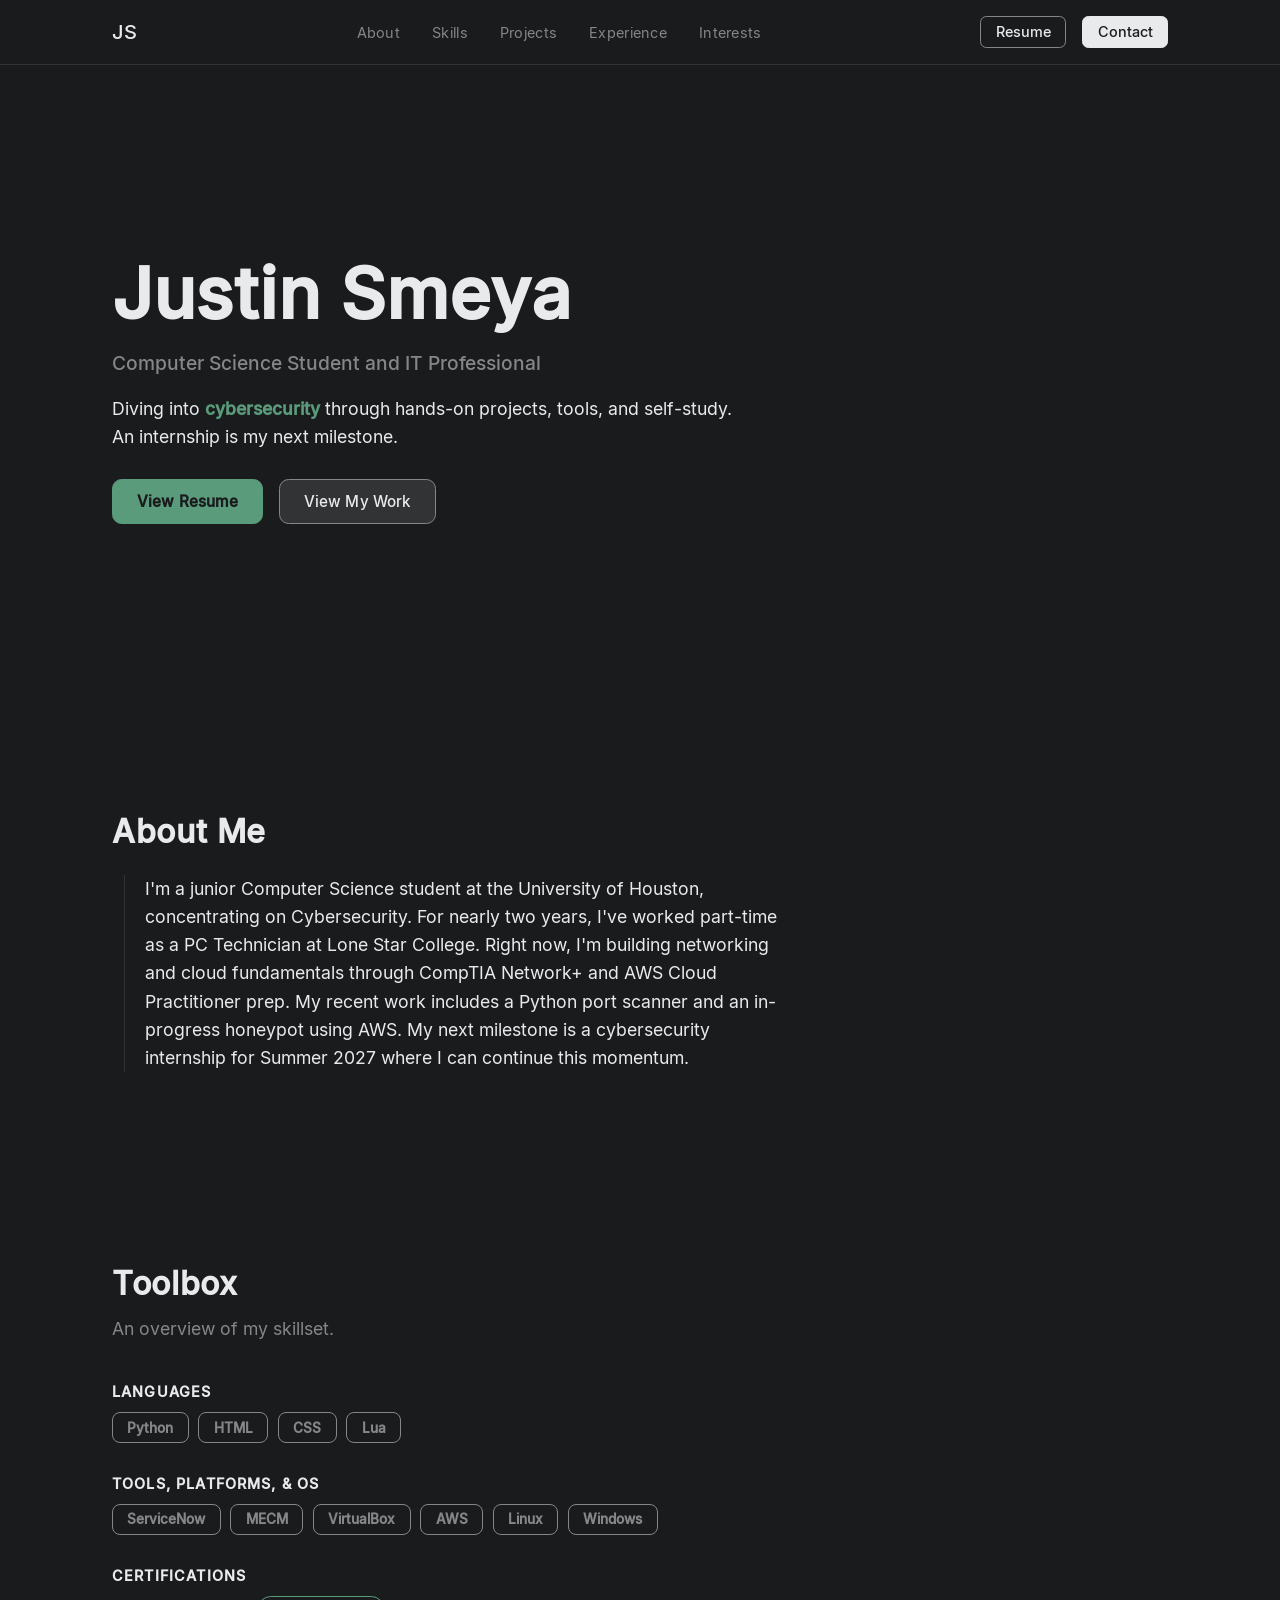
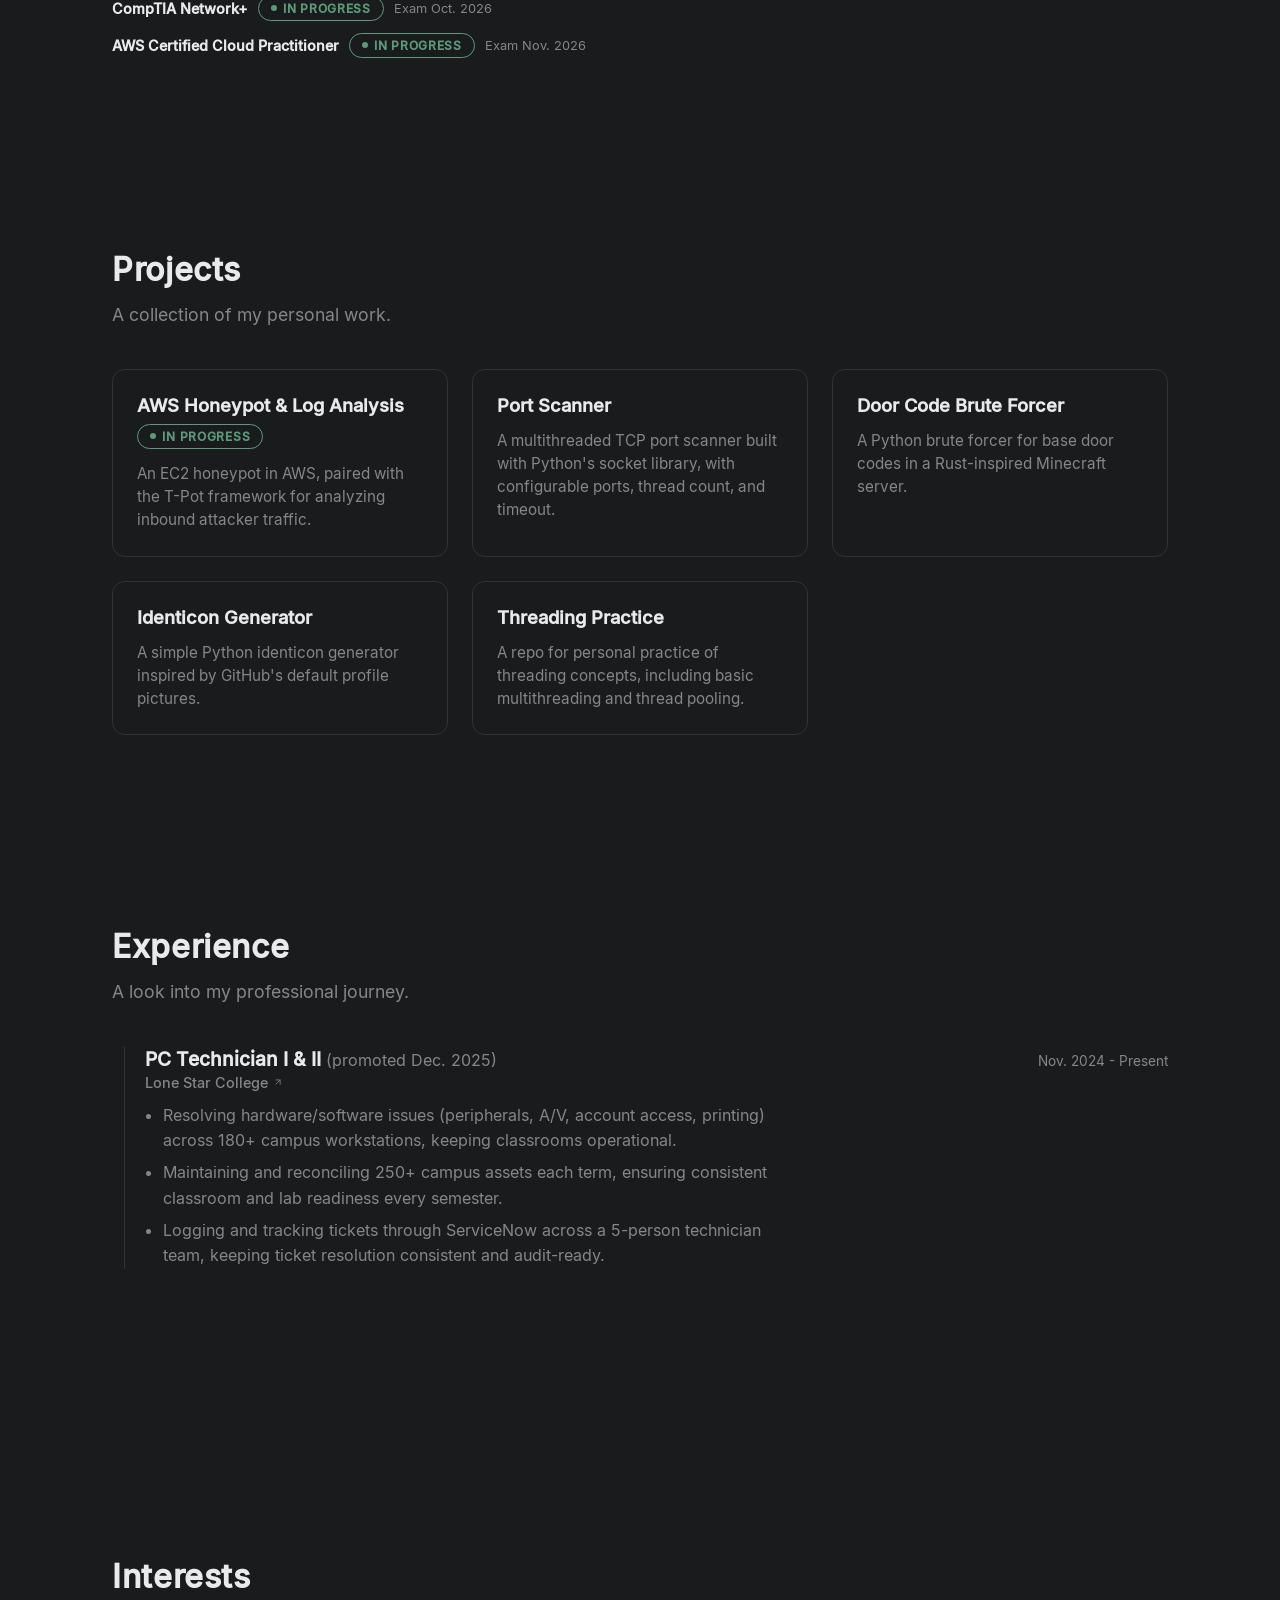
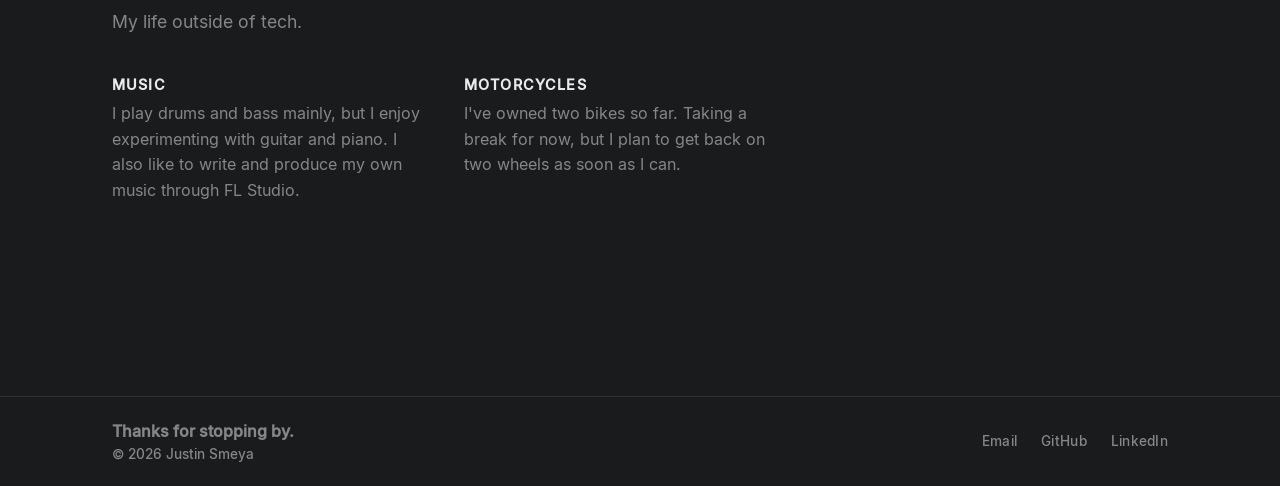
<file: index.html>
<!DOCTYPE html>
<html lang="en">
<head>
    <meta charset="UTF-8">
    <meta name="viewport" content="width=device-width, initial-scale=1.0">
    <title>Justin Smeya | Computer Science Student &amp; IT Professional</title>
    <link rel="stylesheet" href="styles.css">
</head>

<body>
    <div class="mobile-gate">
        <span class="mobile-gate-logo">JS</span>
        <p class="mobile-gate-message">
            This site isn't optimized for small screens yet.
            Sorry about that :(
        </p>
        <a class="mobile-gate-link" href="mailto:justinsmeya@gmail.com">justinsmeya@gmail.com</a>
    </div>

    <a class="skip-link" href="#main">Skip to content</a>

    <header class="site-header">
        <div class="container header-inner">
            <a href="#home" class="logo" aria-label="Justin Smeya, home">JS</a>

            <nav class="site-nav" aria-label="Section">
                <ul>
                    <li><a href="#about">About</a></li>
                    <li><a href="#skills">Skills</a></li>
                    <li><a href="#projects">Projects</a></li>
                    <li><a href="#experience">Experience</a></li>
                    <li><a href="#interests">Interests</a></li>
                </ul>
            </nav>

            <div class="header-actions">
                <a href="assets/justinsmeya_resume.pdf" class="btn btn-outline" target="_blank" rel="noopener">Resume</a>
                <a href="mailto:justinsmeya@gmail.com" class="btn btn-contact">Contact</a>
            </div>
        </div>
    </header>

    <main id="main">
        <section id="home" class="hero">
            <div class="container hero-inner">
                <h1 class="name">Justin Smeya</h1>
                <h2 class="intro">Computer Science Student and IT Professional</h2>
                <p class="lead">
                    Diving into <span>cybersecurity</span> through hands-on projects, tools, and self-study.
                    <br>
                    An internship is my next milestone.
                </p>
                <div class="hero-cta">
                    <a href="assets/justinsmeya_resume.pdf" class="btn-cta btn-cta-primary" target="_blank" rel="noopener">View Resume</a>
                    <a href="#projects" class="btn-cta btn-cta-secondary">View My Work</a>
                </div>
            </div>
        </section>

        <section id="about" class="about">
            <div class="container">
                <h2 class="section-title">About Me</h2>
                <p class="about-bio">
                    I'm a junior Computer Science student at the University of Houston, concentrating on Cybersecurity.
                    For nearly two years, I've worked part-time as a PC Technician at Lone Star College.
                    Right now, I'm building networking and cloud fundamentals through CompTIA Network+ and AWS Cloud Practitioner prep.
                    My recent work includes a Python port scanner and an in-progress honeypot using AWS.
                    My next milestone is a cybersecurity internship for Summer 2027 where I can continue this momentum.
                </p>
            </div>
        </section>

        <section id="skills" class="toolbox">
            <div class="container">
                <h2 class="section-title">Toolbox</h2>
                <p class="section-description">An overview of my skillset.</p>

                <div class="stack-group">
                    <h3 class="stack-category">Languages</h3>
                    <ul class="stack-cards">
                        <li class="stack-card">Python</li>
                        <li class="stack-card">HTML</li>
                        <li class="stack-card">CSS</li>
                        <li class="stack-card">Lua</li>
                    </ul>
                </div>

                <div class="stack-group">
                    <h3 class="stack-category">Tools, Platforms, &amp; OS</h3>
                    <ul class="stack-cards">
                        <li class="stack-card">ServiceNow</li>
                        <li class="stack-card">MECM</li>
                        <li class="stack-card">VirtualBox</li>
                        <li class="stack-card">AWS</li>
                        <li class="stack-card">Linux</li>
                        <li class="stack-card">Windows</li>
                    </ul>
                </div>

                <div class="stack-group">
                    <h3 class="stack-category">Certifications</h3>
                    <ul class="cert-list">
                        <li class="cert-item">
                            <span class="cert-name">CompTIA Network+</span>
                            <span class="status-badge">In Progress</span>
                            <span class="cert-date">Exam Oct. 2026</span>
                        </li>
                        <li class="cert-item">
                            <span class="cert-name">AWS Certified Cloud Practitioner</span>
                            <span class="status-badge">In Progress</span>
                            <span class="cert-date">Exam Nov. 2026</span>
                        </li>
                    </ul>
                </div>
            </div>
        </section>

        
        <section id="projects" class="projects">
            <div class="container">
                <h2 class="section-title">Projects</h2>
                <p class="section-description">A collection of my personal work.</p>

                <div class="projects-grid">
                    <a href="https://github.com/jsmeya/aws-honeypot" target="_blank" rel="noopener" class="project-card">
                        <div class="project-card-header">
                            <h3 class="project-card-title">AWS Honeypot &amp; Log Analysis</h3>
                            <span class="status-badge">In Progress</span>
                        </div>
                        <p class="project-card-desc">An EC2 honeypot in AWS, paired with the T-Pot framework for analyzing inbound attacker traffic.</p>
                    </a>

                    <a href="https://github.com/jsmeya/port-scanner" target="_blank" rel="noopener" class="project-card">
                        <div class="project-card-header">
                            <h3 class="project-card-title">Port Scanner</h3>
                        </div>
                        <p class="project-card-desc">A multithreaded TCP port scanner built with Python's socket library, with configurable ports, thread count, and timeout.</p>
                    </a>

                    <a href="https://github.com/jsmeya/door-code-brute-forcer" target="_blank" rel="noopener" class="project-card">
                        <div class="project-card-header">
                            <h3 class="project-card-title">Door Code Brute Forcer</h3>
                        </div>
                        <p class="project-card-desc">A Python brute forcer for base door codes in a Rust-inspired Minecraft server.</p>
                    </a>

                    <a href="https://github.com/jsmeya/identicons" target="_blank" rel="noopener" class="project-card">
                        <div class="project-card-header">
                            <h3 class="project-card-title">Identicon Generator</h3>
                        </div>
                        <p class="project-card-desc">A simple Python identicon generator inspired by GitHub's default profile pictures.</p>
                    </a>

                    <a href="https://github.com/jsmeya/threading-practice" target="_blank" rel="noopener" class="project-card">
                        <div class="project-card-header">
                            <h3 class="project-card-title">Threading Practice</h3>
                        </div>
                        <p class="project-card-desc">A repo for personal practice of threading concepts, including basic multithreading and thread pooling.</p>
                    </a>
                </div>
            </div>
        </section>

        <section id="experience" class="experience">
            <div class="container">
                <h2 class="section-title">Experience</h2>
                <p class="section-description">A look into my professional journey.</p>

                <div class="experience-list">
                    <div class="experience-item">
                        <div class="experience-header">
                            <div class="experience-title-group">
                                <h3 class="experience-role">PC Technician I &amp; II <span>(promoted Dec. 2025)</span></h3>
                                <a href="https://www.lonestar.edu/" target="_blank" rel="noopener" class="experience-company">
                                    Lone Star College
                                    <svg class="experience-company-icon" xmlns="http://www.w3.org/2000/svg" viewBox="0 0 24 24" fill="none" stroke="currentColor" stroke-width="2" stroke-linecap="round" stroke-linejoin="round" aria-hidden="true">
                                        <line x1="7" y1="17" x2="17" y2="7"></line>
                                        <polyline points="7 7 17 7 17 17"></polyline>
                                    </svg>
                                </a>
                            </div>
                            <span class="experience-dates">Nov. 2024 - Present</span>
                        </div>
                        <ul class="experience-details">
                            <li>Resolving hardware/software issues (peripherals, A/V, account access, printing) across 180+ campus workstations, keeping classrooms operational.</li>
                            <li>Maintaining and reconciling 250+ campus assets each term, ensuring consistent classroom and lab readiness every semester.</li>
                            <li>Logging and tracking tickets through ServiceNow across a 5-person technician team, keeping ticket resolution consistent and audit-ready.</li>
                        </ul>
                    </div>
                </div>
            </div>
        </section>

        <section id="interests" class="interests">
            <div class="container">
                <h2 class="section-title">Interests</h2>
                <p class="section-description">My life outside of tech.</p>
                <div class="interests-grid">
                    <div class="interest">
                        <h3 class="interest-label">Music</h3>
                        <p class="interest-text">I play drums and bass mainly, but I enjoy experimenting with guitar and piano. I also like to write and produce my own music through FL Studio.</p>
                    </div>
                    <div class="interest">
                        <h3 class="interest-label">Motorcycles</h3>
                        <p class="interest-text">I've owned two bikes so far. Taking a break for now, but I plan to get back on two wheels as soon as I can.</p>
                    </div>
                </div>
            </div>
        </section>
    </main>

    <footer class="site-footer">
        <div class="container footer-inner">
            <div class="footer-text">
                <p class="footer-tagline">Thanks for stopping by.</p>
                <p class="footer-copy">&copy; 2026 Justin Smeya</p>
            </div>
            <div class="footer-links">
                <a href="mailto:justinsmeya@gmail.com">Email</a>
                <a href="https://github.com/jsmeya" target="_blank" rel="noopener">GitHub</a>
                <a href="https://www.linkedin.com/in/justin-smeya/" target="_blank" rel="noopener">LinkedIn</a>
            </div>
        </div>
    </footer>

    <script src="script.js"></script>
</body>
</html>
</file>
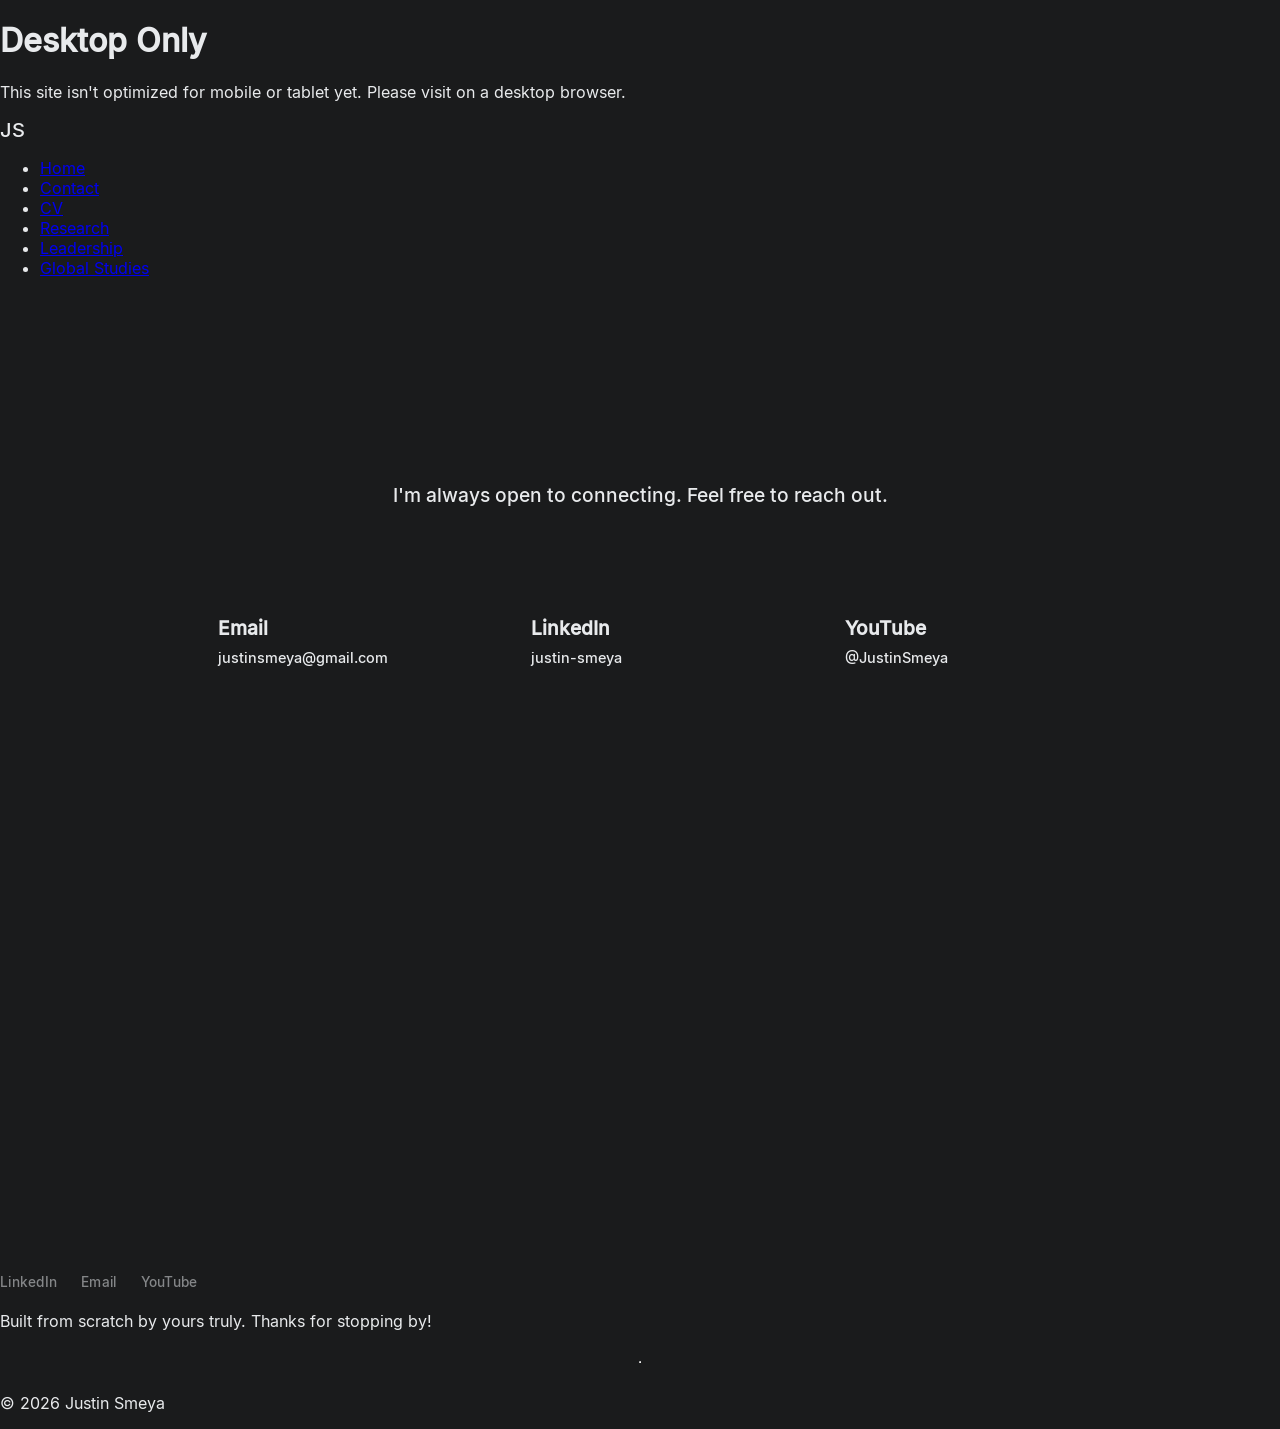
<file: contact/index.html>
<!DOCTYPE html>
<html lang="en">
<head>
    <meta charset="UTF-8">
    <meta name="viewport" content="width=device-width, initial-scale=1.0">
    <title>Contact | Justin Smeya</title>
    <link rel="stylesheet" href="../styles.css">
    <link rel="stylesheet" href="contact.css">
</head>
<body>

    <div id="mobile-notice">
        <h1>Desktop Only</h1>
        <p>This site isn't optimized for mobile or tablet yet. Please visit on a desktop browser.</p>
    </div>

    <header>
        <a class="logo" href="../">JS</a>
        <div class="nav">
            <ul id="nav-items">
                <li><a href="../">Home</a></li>
                <li><a href="./" class="active">Contact</a></li>
                <li><a href="../documents/CV.pdf" target="_blank">CV</a></li>
                <li><a href="../research/">Research</a></li>
                <li><a href="../leadership/">Leadership</a></li>
                <li><a href="../global_studies/">Global Studies</a></li>
            </ul>
        </div>
    </header>

    <main>
        <section class="contact">

            <h1>Contact Me</h1>
            <p class="contact-intro">I'm always open to connecting. Feel free to reach out.</p>

            <div class="contact-cards">

                <a class="contact-card" href="mailto:justinsmeya@gmail.com">
                    <span class="contact-platform">Email</span>
                    <span class="contact-handle">justinsmeya@gmail.com</span>
                </a>

                <a class="contact-card" href="https://www.linkedin.com/in/justin-smeya/" target="_blank">
                    <span class="contact-platform">LinkedIn</span>
                    <span class="contact-handle">justin-smeya</span>
                </a>

                <a class="contact-card" href="https://www.youtube.com/@JustinSmeya" target="_blank">
                    <span class="contact-platform">YouTube</span>
                    <span class="contact-handle">@JustinSmeya</span>
                </a>

            </div>

        </section>
    </main>

    <footer>
        <div class="footer-text fade-in">
            <div class="footer-links">
                <a href="https://www.linkedin.com/in/justin-smeya/" target="_blank">LinkedIn</a>
                <a href="mailto:justinsmeya@gmail.com">Email</a>
                <a href="https://www.youtube.com/@JustinSmeya" target="_blank">YouTube</a>
            </div>
            <p class="credits">Built from scratch by yours truly. Thanks for stopping by!</p>
            <hr class="divider">
            <p class="copyright">&copy; 2026 Justin Smeya</p>
        </div>
    </footer>

    <script src="/fade.js"></script>
</body>
</html>
</file>
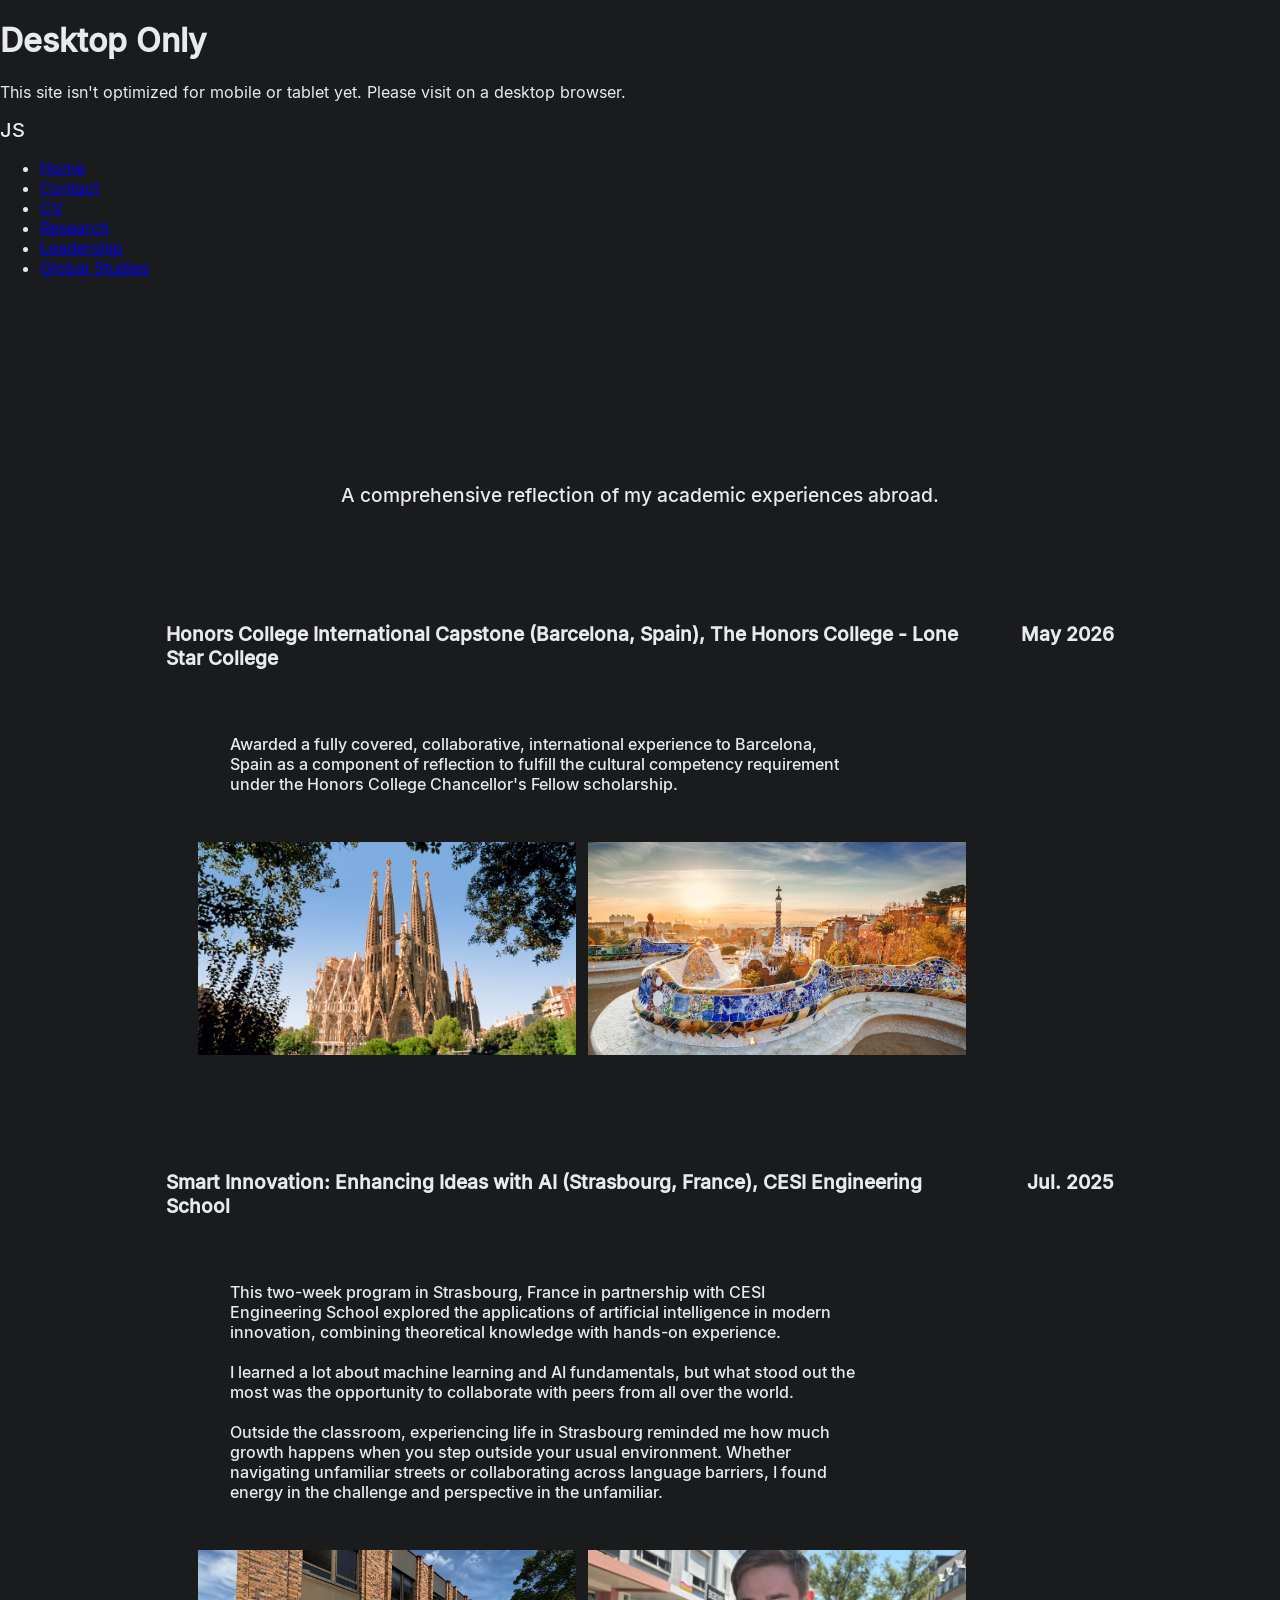
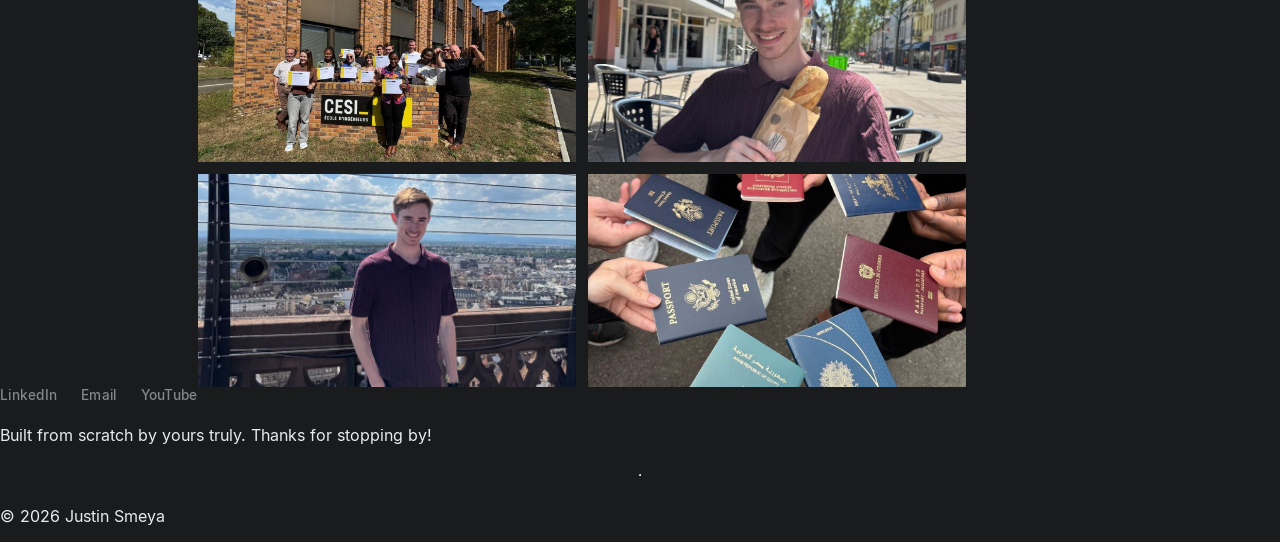
<file: global_studies/index.html>
<!DOCTYPE html>
<html lang="en">
<head>
    <meta charset="UTF-8">
    <meta name="viewport" content="width=device-width, initial-scale=1.0">
    <title>Global Studies | Justin Smeya</title>
    <link rel="stylesheet" href="../styles.css">
    <link rel="stylesheet" href="global_studies.css">
</head>
<body>

    <div id="mobile-notice">
        <h1>Desktop Only</h1>
        <p>This site isn't optimized for mobile or tablet yet. Please visit on a desktop browser.</p>
    </div>

    <header>
        <a class="logo" href="../">JS</a>
        <div class="nav">
            <ul id="nav-items">
                <li><a href="../">Home</a></li>
                <li><a href="../contact/">Contact</a></li>
                <li><a href="../documents/CV.pdf" target="_blank">CV</a></li>
                <li><a href="../research/">Research</a></li>
                <li><a href="../leadership/">Leadership</a></li>
                <li><a href="../global_studies/" class="active">Global Studies</a></li>
            </ul>
        </div>
    </header>

    <main>
        <section class="global-studies">

            <h1>Global Studies</h1>
            <p class="page-intro">A comprehensive reflection of my academic experiences abroad.</p>

            <div class="role">
                <div class="role-heading">
                    <h2 class="role-title">Honors College International Capstone (Barcelona, Spain), <span>The Honors College - Lone Star College</span></h2>
                    <p class="role-date">May 2026</p>
                </div>

                <div class="role-contents">
                    <p class="info">
                        Awarded a fully covered, collaborative, international experience to Barcelona, Spain as a component of
                        reflection to fulfill the cultural competency requirement under the Honors College Chancellor's Fellow scholarship.
                    </p>
                </div>

                <div class="photo-grid">
                    <img src="../media/Barcelona.jpg" alt="Sagrada Família">
                    <img src="../media/Barcelona2.avif" alt="Barcelona overlook">
                </div>

            </div>
            
            <div class="role">
                <div class="role-heading">
                    <h2 class="role-title">Smart Innovation: Enhancing Ideas with AI (Strasbourg, France), <span>CESI Engineering School</span></h2>
                    <p class="role-date">Jul. 2025</p>
                </div>

                <div class="role-contents">
                    <p class="info">
                        This two-week program in Strasbourg, France in partnership with CESI Engineering School explored the 
                        applications of artificial intelligence in modern innovation, combining theoretical knowledge with hands-on experience.
                        <br><br>
                        I learned a lot about machine learning and AI fundamentals, but what stood out the most was the opportunity to collaborate with peers from all over the world.
                        <br><br>
                        Outside the classroom, experiencing life in Strasbourg reminded me how much growth happens when you step outside your usual environment. 
                        Whether navigating unfamiliar streets or collaborating across language barriers, I found energy in the challenge and perspective in the unfamiliar.
                    </p>
                </div>

                <div class="photo-grid">
                    <img src="../media/GroupCESI.jpg" alt="CESI group picture">
                    <img src="../media/Baguette.jpg" alt="Me holding a baguette">
                    <img src="../media/Overlook.jpg" alt="Me overlooking Strasbourg">
                    <img src="../media/Passports.jpg" alt="Passports">
                </div>
            </div>

        </section>
    </main>

    <footer>
        <div class="footer-text fade-in">
            <div class="footer-links">
                <a href="https://www.linkedin.com/in/justin-smeya/" target="_blank">LinkedIn</a>
                <a href="mailto:justinsmeya@gmail.com">Email</a>
                <a href="https://www.youtube.com/@JustinSmeya" target="_blank">YouTube</a>
            </div>
            <p class="credits">Built from scratch by yours truly. Thanks for stopping by!</p>
            <hr class="divider">
            <p class="copyright">&copy; 2026 Justin Smeya</p>
        </div>
    </footer>

    <script src="/fade.js"></script>
</body>
</html>
</file>
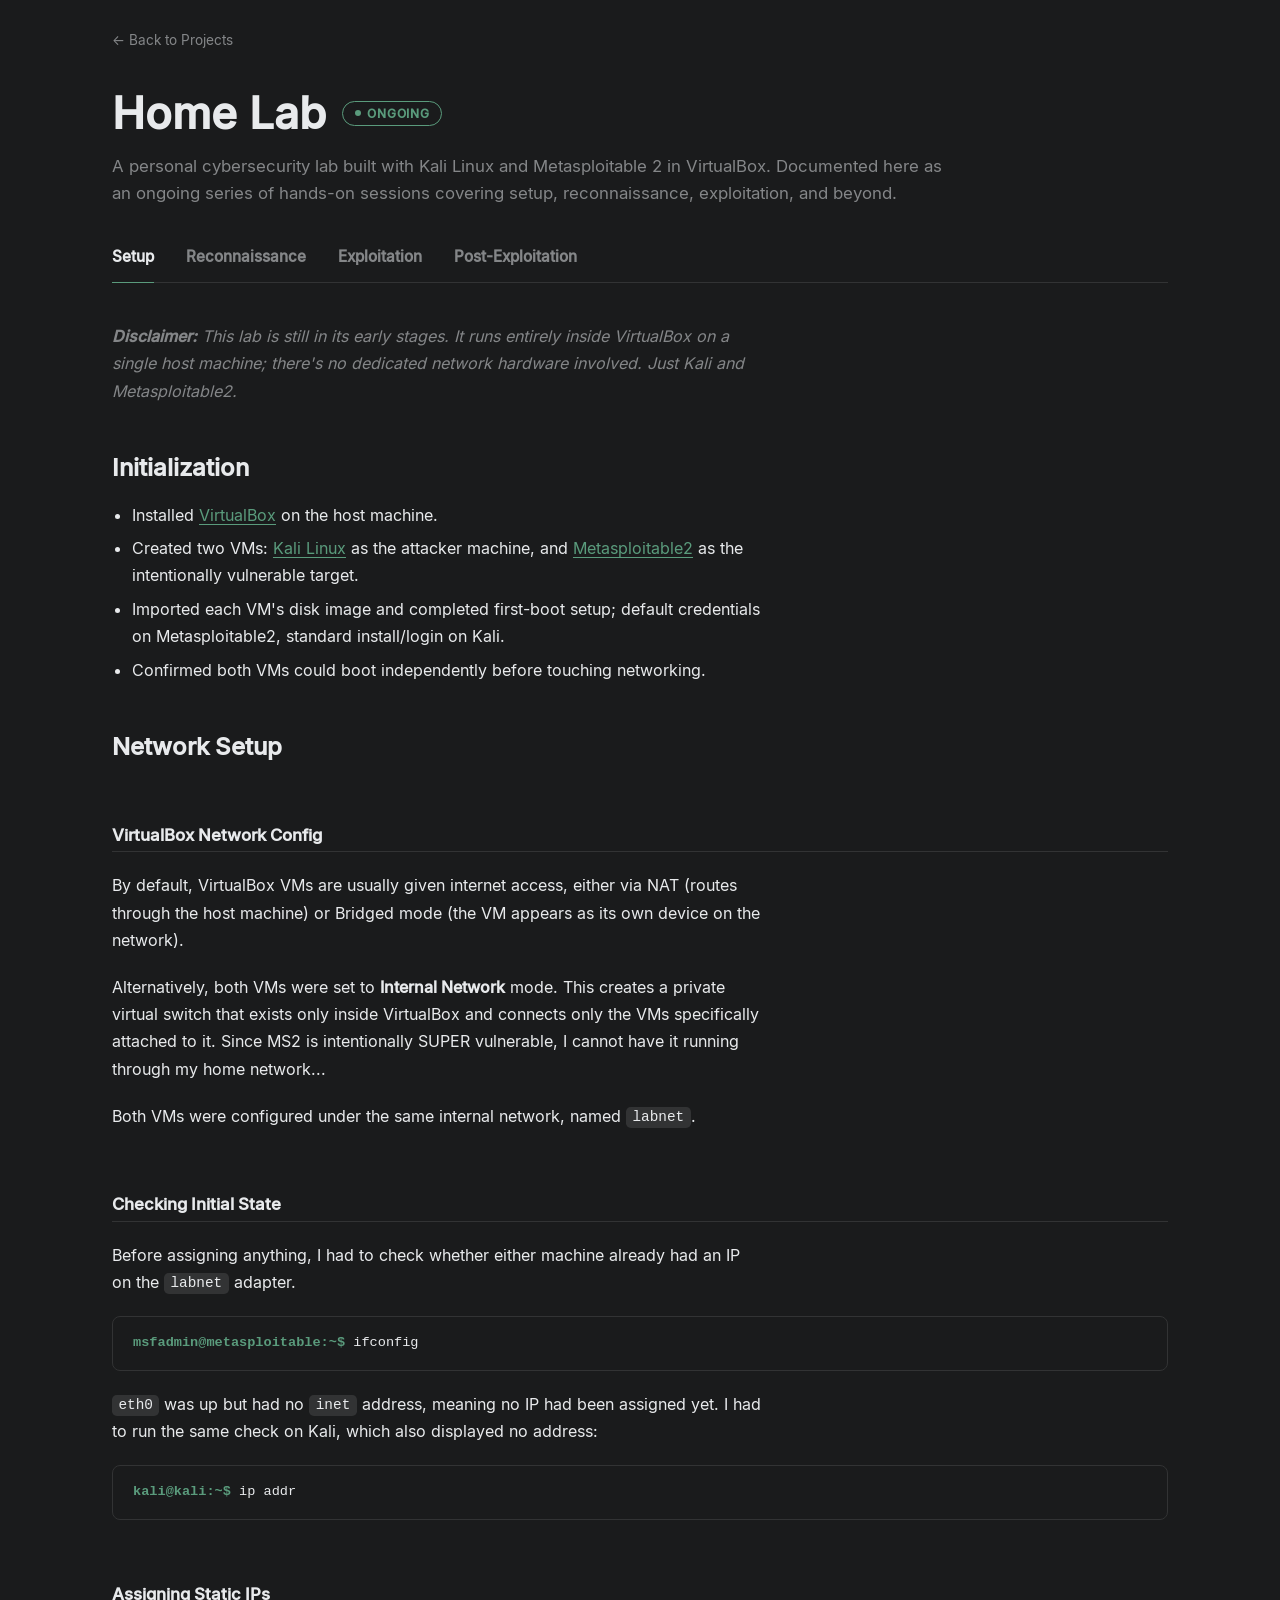
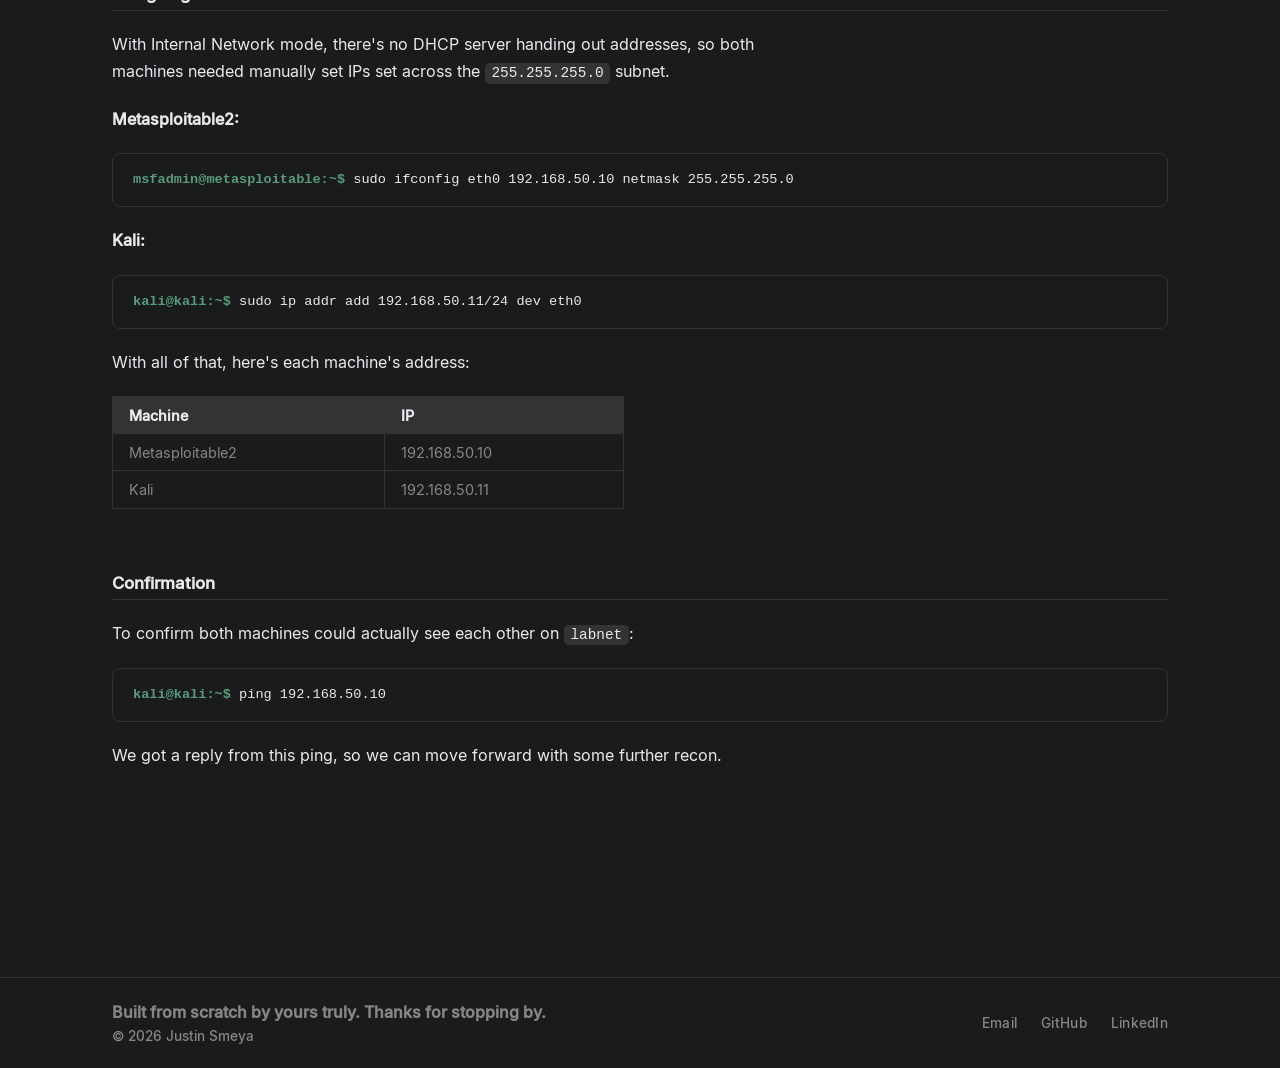
<file: home-lab/index.html>
<!DOCTYPE html>
<html lang="en">
<head>
    <meta charset="UTF-8">
    <meta name="viewport" content="width=device-width, initial-scale=1.0">
    <title>Justin Smeya | Home Lab</title>
    <link rel="stylesheet" href="../styles.css">
    <link rel="stylesheet" href="styles.css">
</head>

<body>
    <a class="skip-link" href="#main">Skip to content</a>

    <main id="main">
        <div class="container">
            <a href="../index.html#projects" class="back-link">&larr; Back to Projects</a>
        </div>

        <section class="project-hero">
            <div class="container">
                <div class="project-hero-header">
                    <h1 class="project-title">Home Lab</h1>
                    <span class="status-badge">Ongoing</span>
                </div>
                <p class="project-hero-desc">
                    A personal cybersecurity lab built with Kali Linux and Metasploitable 2 in VirtualBox.
                    Documented here as an ongoing series of hands-on sessions covering setup, reconnaissance, exploitation, and beyond.
                </p>
            </div>
        </section>

        <section class="project-tabs-section">
            <div class="container">
                <div class="tabs" role="tablist">
                    <button class="tab is-active" type="button" role="tab" aria-selected="true" data-tab="setup">Setup</button>
                    <button class="tab" type="button" role="tab" aria-selected="false" data-tab="recon">Reconnaissance</button>
                    <button class="tab" type="button" role="tab" aria-selected="false" data-tab="exploitation">Exploitation</button>
                    <button class="tab" type="button" role="tab" aria-selected="false" data-tab="post">Post-Exploitation</button>
                    <span class="tab-indicator"></span>
                </div>

                <div class="tab-panels">
                    <div class="tab-panel is-active" data-panel="setup">
                        <div class="tab-copy">
                            <p class="disclaimer">
                                <strong>Disclaimer:</strong> This lab is still in its early stages. It runs entirely inside VirtualBox on a single host machine; there's no dedicated network hardware involved. Just Kali and Metasploitable2.
                            </p>

                            <h2>Initialization</h2>
                            <ul class="tab-list">
                                <li>Installed <a href="https://www.virtualbox.org/" target="_blank" rel="noopener">VirtualBox</a> on the host machine.</li>
                                <li>Created two VMs: <a href="https://www.kali.org/get-kali/#kali-virtual-machines" target="_blank" rel="noopener">Kali Linux</a> as the attacker machine, and <a href="https://www.rapid7.com/products/metasploit/metasploitable/" target="_blank" rel="noopener">Metasploitable2</a> as the intentionally vulnerable target.</li>
                                <li>Imported each VM's disk image and completed first-boot setup; default credentials on Metasploitable2, standard install/login on Kali.</li>
                                <li>Confirmed both VMs could boot independently before touching networking.</li>
                            </ul>

                            <h2>Network Setup</h2>

                            <h3>VirtualBox Network Config</h3>
                            <p>By default, VirtualBox VMs are usually given internet access, either via NAT (routes through the host machine) or Bridged mode (the VM appears as its own device on the network).</p>
                            <p>Alternatively, both VMs were set to <strong>Internal Network</strong> mode. This creates a private virtual switch that exists only inside VirtualBox and connects only the VMs specifically attached to it. Since MS2 is intentionally SUPER vulnerable, I cannot have it running through my home network...</p>
                            <p>Both VMs were configured under the same internal network, named <code>labnet</code>.</p>

                            <h3>Checking Initial State</h3>
                            <p>Before assigning anything, I had to check whether either machine already had an IP on the <code>labnet</code> adapter.</p>
                            <pre class="code-block"><code><span class="code-prompt">msfadmin@metasploitable:~$</span> ifconfig</code></pre>
                            <p><code>eth0</code> was up but had no <code>inet</code> address, meaning no IP had been assigned yet. I had to run the same check on Kali, which also displayed no address:</p>
                            <pre class="code-block"><code><span class="code-prompt">kali@kali:~$</span> ip addr</code></pre>

                            <h3>Assigning Static IPs</h3>
                            <p>With Internal Network mode, there's no DHCP server handing out addresses, so both machines needed manually set IPs set across the <code>255.255.255.0</code> subnet.</p>
                            <p><strong>Metasploitable2:</strong></p>
                            <pre class="code-block"><code><span class="code-prompt">msfadmin@metasploitable:~$</span> sudo ifconfig eth0 192.168.50.10 netmask 255.255.255.0</code></pre>
                            <p><strong>Kali:</strong></p>
                            <pre class="code-block"><code><span class="code-prompt">kali@kali:~$</span> sudo ip addr add 192.168.50.11/24 dev eth0</code></pre>
                            <p>With all of that, here's each machine's address:</p>
                            <table class="info-table">
                                <thead>
                                    <tr>
                                        <th>Machine</th>
                                        <th>IP</th>
                                    </tr>
                                </thead>
                                <tbody>
                                    <tr>
                                        <td>Metasploitable2</td>
                                        <td>192.168.50.10</td>
                                    </tr>
                                    <tr>
                                        <td>Kali</td>
                                        <td>192.168.50.11</td>
                                    </tr>
                                </tbody>
                            </table>

                            <h3>Confirmation</h3>
                            <p>To confirm both machines could actually see each other on <code>labnet</code>:</p>
                            <pre class="code-block"><code><span class="code-prompt">kali@kali:~$</span> ping 192.168.50.10</code></pre>
                            <p>We got a reply from this ping, so we can move forward with some further recon.</p>
                        </div>
                    </div>
                    <div class="tab-panel" data-panel="recon"></div>
                    <div class="tab-panel" data-panel="exploitation"></div>
                    <div class="tab-panel" data-panel="post"></div>
                </div>
            </div>
        </section>
    </main>

    <footer class="site-footer">
        <div class="container footer-inner">
            <div class="footer-text">
                <p class="footer-tagline">Built from scratch by yours truly. Thanks for stopping by.</p>
                <p class="footer-copy">&copy; 2026 Justin Smeya</p>
            </div>
            <div class="footer-links">
                <a href="mailto:justinsmeya@gmail.com">Email</a>
                <a href="https://github.com/jsmeya" target="_blank" rel="noopener">GitHub</a>
                <a href="https://www.linkedin.com/in/justin-smeya/" target="_blank" rel="noopener">LinkedIn</a>
            </div>
        </div>
    </footer>

    <script src="script.js"></script>
</body>
</html>
</file>
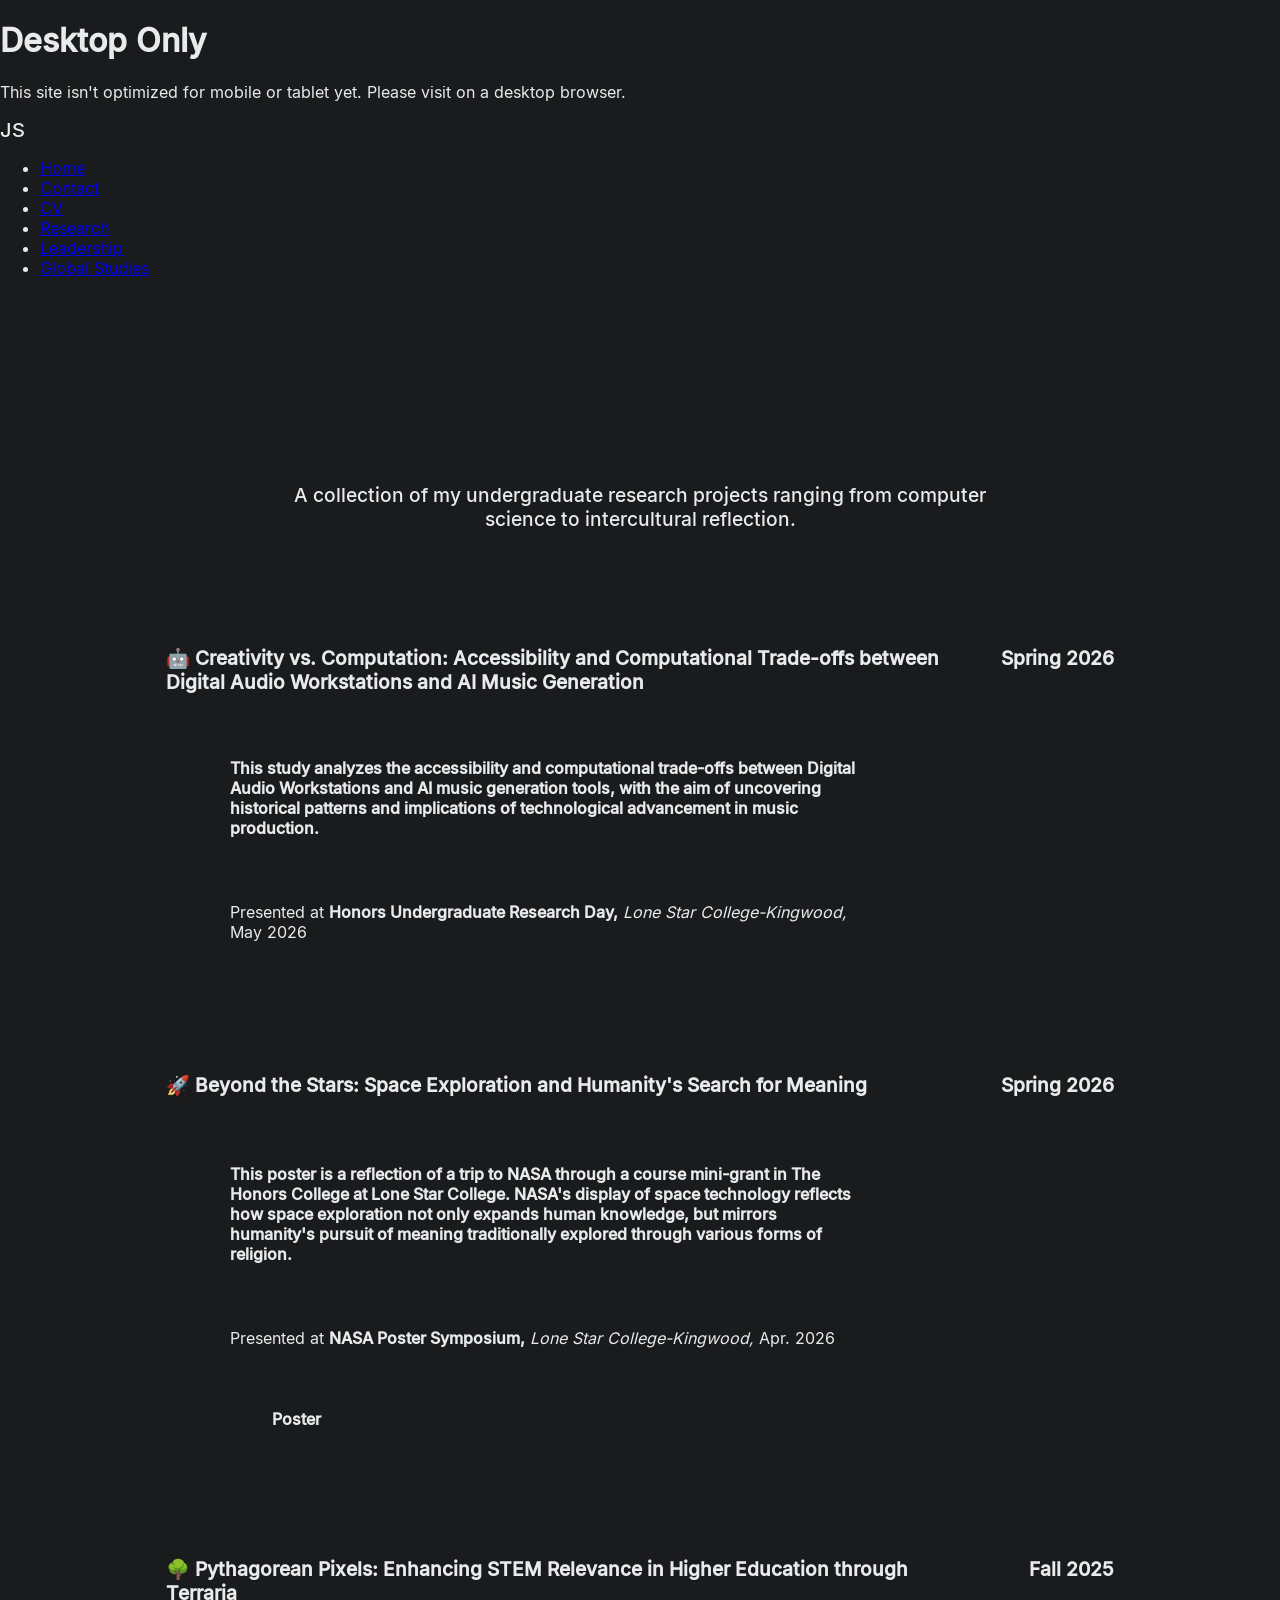
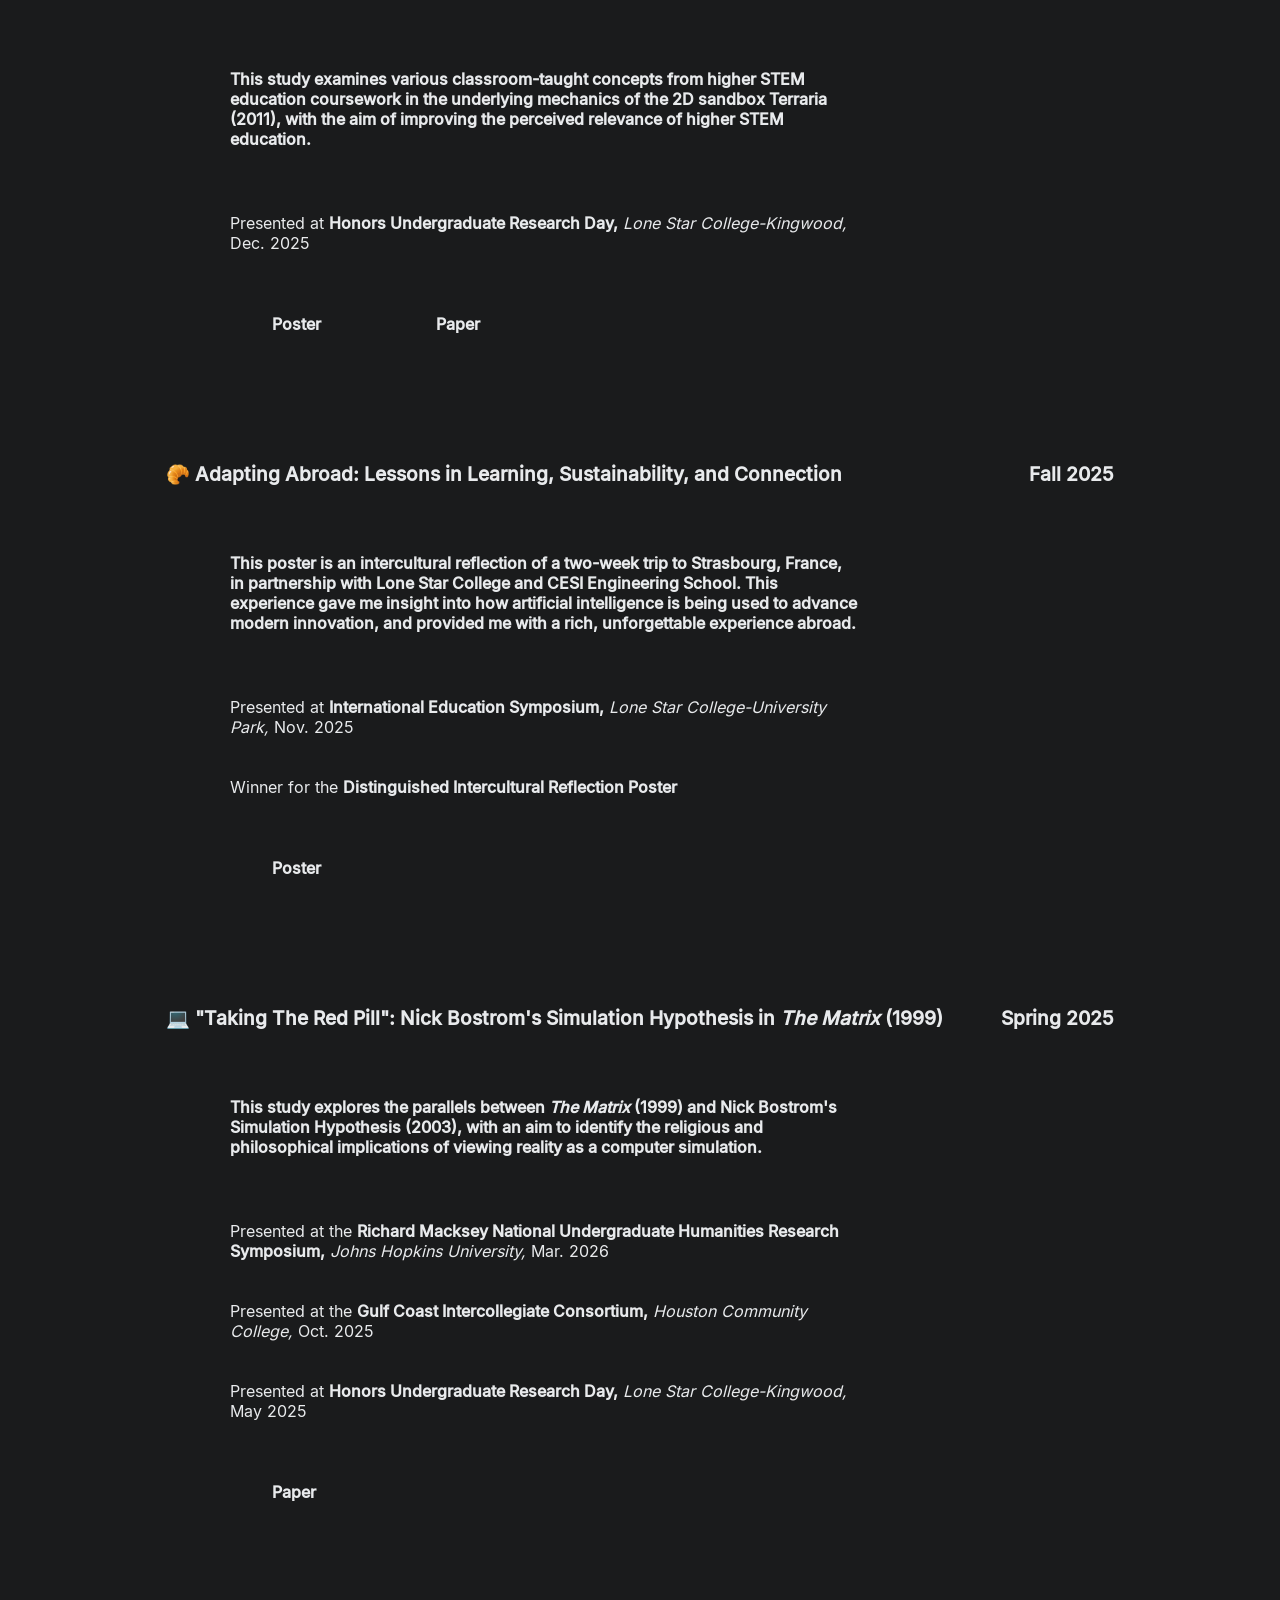
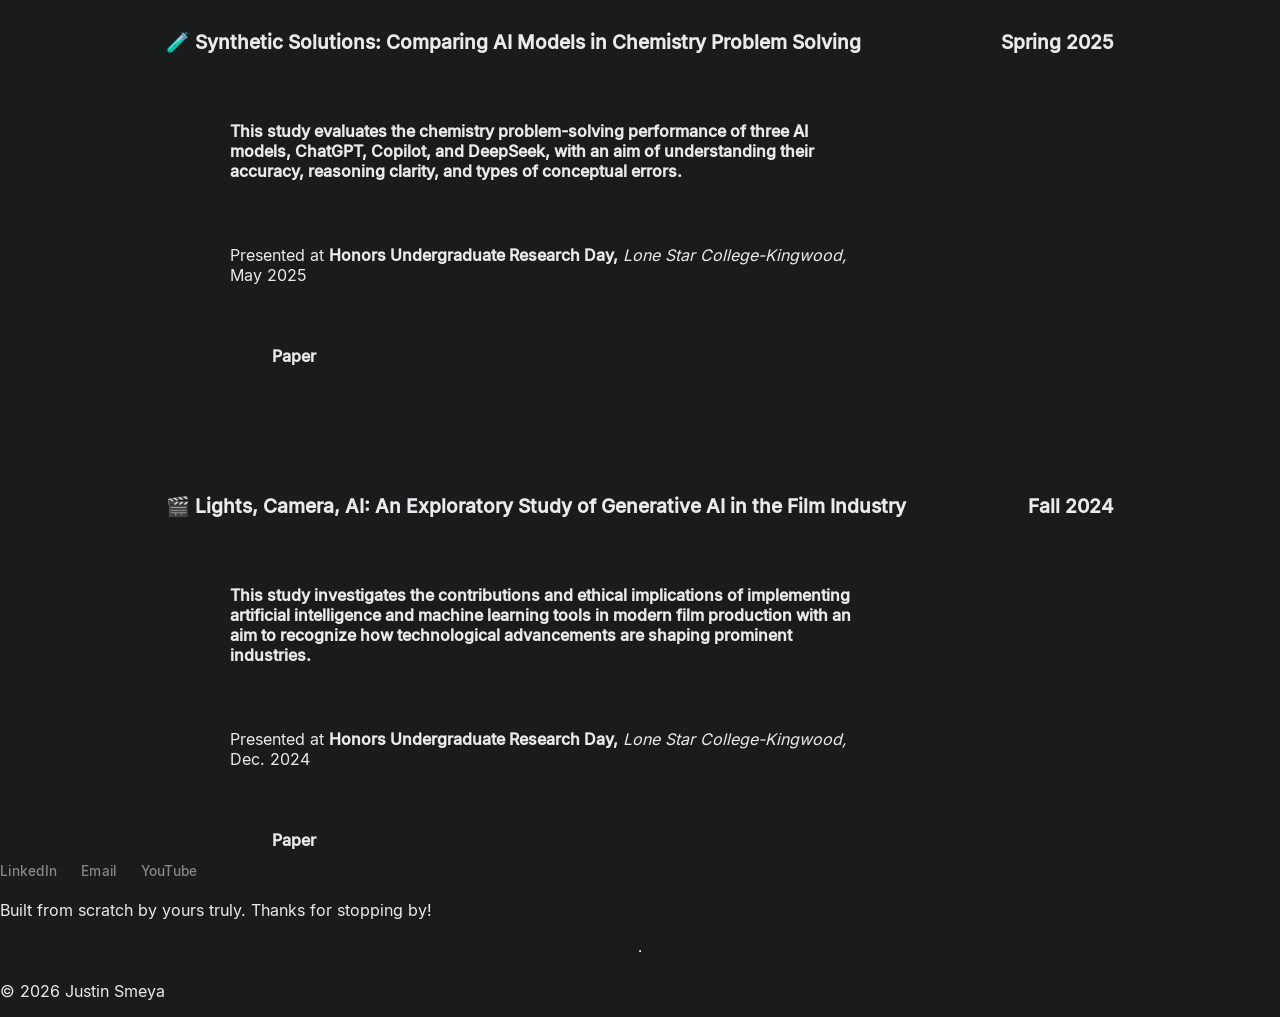
<file: research/index.html>
<!DOCTYPE html>
<html lang="en">
<head>
    <meta charset="UTF-8">
    <meta name="viewport" content="width=device-width, initial-scale=1.0">
    <title>Research | Justin Smeya</title>
    <link rel="stylesheet" href="../styles.css">
    <link rel="stylesheet" href="research.css">
</head>
<body>

    <div id="mobile-notice">
        <h1>Desktop Only</h1>
        <p>This site isn't optimized for mobile or tablet yet. Please visit on a desktop browser.</p>
    </div>

    <header>
        <a class="logo" href="../">JS</a>
        <div class="nav">
            <ul id="nav-items">
                <li><a href="../">Home</a></li>
                <li><a href="../contact/">Contact</a></li>
                <li><a href="../documents/CV.pdf" target="_blank">CV</a></li>
                <li><a href="./" class="active">Research</a></li>
                <li><a href="../leadership/">Leadership</a></li>
                <li><a href="../global_studies/">Global Studies</a></li>
            </ul>
        </div>
    </header>

    <main>
        <section class="research">

            <h1>Research</h1>
            <p class="page-intro">A collection of my undergraduate research projects ranging from computer science to intercultural reflection.</p>

            <div class="project">
                <div class="project-heading">
                    <h2 class="project-title"><span>🤖 Creativity vs. Computation:</span> Accessibility and Computational Trade-offs between Digital Audio Workstations and AI Music Generation</h2>
                    <p class="project-date">Spring 2026</p>
                </div>

                <div class="project-contents">
                    <p class="info">
                        This study analyzes the accessibility and computational trade-offs between Digital Audio Workstations and AI 
                        music generation tools, with the aim of uncovering historical patterns and implications of technological 
                        advancement in music production.
                    </p>

                    <div class="achievements">
                        <p>Presented at <span>Honors Undergraduate Research Day,</span><i> Lone Star College-Kingwood,</i> May 2026</p>
                    </div>
                </div>
            </div>
            <div class="project">
                <div class="project-heading">
                    <h2 class="project-title"><span>🚀 Beyond the Stars:</span> Space Exploration and Humanity's Search for Meaning</h2>
                    <p class="project-date">Spring 2026</p>
                </div>
                
                <div class="project-contents">
                    <p class="info">
                        This poster is a reflection of a trip to NASA through a course mini-grant in The Honors College at Lone Star College.
                        NASA's display of space technology reflects how space exploration not only expands human knowledge, but mirrors humanity's pursuit of meaning 
                        traditionally explored through various forms of religion.
                    </p>
                    <div class="achievements">
                        <p>Presented at <span>NASA Poster Symposium,</span><i> Lone Star College-Kingwood,</i> Apr. 2026</p>
                    </div>
                    <div class="links">
                        <a href="../documents/posters/BeyondTheStars.pdf" target="_blank">Poster</a>
                    </div>                  
                </div>
            </div>
            <div class="project">
                <div class="project-heading">
                    <h2 class="project-title"><span>🌳 Pythagorean Pixels:</span> Enhancing STEM Relevance in Higher Education through Terraria</h2>
                    <p class="project-date">Fall 2025</p>
                </div>
                <div class="project-contents">
                    <p class="info">
                        This study examines various classroom-taught concepts from higher STEM education coursework in the
                        underlying mechanics of the 2D sandbox Terraria (2011), with the aim of improving the perceived relevance of
                        higher STEM education.
                    </p>
                    <div class="achievements">
                        <p>Presented at <span>Honors Undergraduate Research Day,</span><i> Lone Star College-Kingwood,</i> Dec. 2025</p>
                    </div>
                    <div class="links">
                        <a href="../documents/posters/PythagoreanPixels.pdf" target="_blank">Poster</a>
                        <a href="../documents/papers/PythagoreanPixelsPaper.pdf" target="_blank">Paper</a>
                    </div>     
                </div>
            </div>
            <div class="project">
                <div class="project-heading">
                    <h2 class="project-title"><span>🥐 Adapting Abroad:</span> Lessons in Learning, Sustainability, and Connection</h2>
                    <p class="project-date">Fall 2025</p>
                </div>
                <div class="project-contents">
                    <p class="info">
                        This poster is an intercultural reflection of a two-week trip to Strasbourg, France, in partnership with Lone Star College and CESI Engineering School.
                        This experience gave me insight into how artificial intelligence is being used to advance modern innovation,
                        and provided me with a rich, unforgettable experience abroad.
                    </p>
                    <div class="achievements">
                        <p>Presented at <span>International Education Symposium,</span><i> Lone Star College-University Park,</i> Nov. 2025</p>
                        <p>Winner for the <span>Distinguished Intercultural Reflection Poster</span></p>
                    </div>
                    <div class="links">
                        <a href="../documents/posters/AdaptingAbroad.pdf" target="_blank">Poster</a>
                    </div>
                </div>
            </div>
            <div class="project">
                <div class="project-heading">
                    <h2 class="project-title"><span>💻 "Taking The Red Pill":</span> Nick Bostrom's Simulation Hypothesis in <cite>The Matrix</cite> (1999)</h2>
                    <p class="project-date">Spring 2025</p>
                </div>
                <div class="project-contents">
                    <p class="info">
                        This study explores the parallels between <cite>The Matrix</cite> (1999) and Nick Bostrom's Simulation Hypothesis (2003),
                        with an aim to identify the religious and philosophical implications of viewing reality as a computer simulation.
                    </p>
                    <div class="achievements">
                        <p>Presented at the <span>Richard Macksey National Undergraduate Humanities Research Symposium,</span><i> Johns Hopkins University,</i> Mar. 2026</p>
                        <p>Presented at the <span>Gulf Coast Intercollegiate Consortium,</span><i> Houston Community College,</i> Oct. 2025</p>
                        <p>Presented at <span>Honors Undergraduate Research Day,</span><i> Lone Star College-Kingwood,</i> May 2025</p>
                    </div>
                    <div class="links">
                        <a href="../documents/papers/TakingTheRedPillPaper.pdf" target="_blank">Paper</a>
                    </div>
                </div>
            </div>
            <div class="project">
                <div class="project-heading">
                    <h2 class="project-title"><span>🧪 Synthetic Solutions:</span> Comparing AI Models in Chemistry Problem Solving</h2>
                    <p class="project-date">Spring 2025</p>
                </div>
                <div class="project-contents">
                    <p class="info">
                        This study evaluates the chemistry problem-solving performance of three AI models, ChatGPT, Copilot, and
                        DeepSeek, with an aim of understanding their accuracy, reasoning clarity, and types of conceptual errors.
                    </p>
                    <div class="achievements">
                        <p>Presented at <span>Honors Undergraduate Research Day,</span><i> Lone Star College-Kingwood,</i> May 2025</p>
                    </div>
                    <div class="links">
                        <a href="../documents/papers/SyntheticSolutionsPaper.pdf" target="_blank">Paper</a>
                    </div>   
                </div>
                
            </div>
            <div class="project">
                <div class="project-heading">
                    <h2 class="project-title"><span>🎬 Lights, Camera, AI:</span> An Exploratory Study of Generative AI in the Film Industry</h2>
                    <p class="project-date">Fall 2024</p>
                </div>
                <div class="project-contents">
                    <p class="info">
                        This study investigates the contributions and ethical implications of implementing artificial intelligence and
                        machine learning tools in modern film production with an aim to recognize how technological advancements are
                        shaping prominent industries.
                    </p>
                    <div class="achievements">
                        <p>Presented at <span>Honors Undergraduate Research Day,</span><i> Lone Star College-Kingwood,</i> Dec. 2024</p>
                    </div>
                    <div class="links">
                        <a href="../documents/papers/LightsCameraAIPaper.pdf" target="_blank">Paper</a>
                    </div> 
                </div>
            </div>

        </section>
    </main>

    <footer>
        <div class="footer-text fade-in">
            <div class="footer-links">
                <a href="https://www.linkedin.com/in/justin-smeya/" target="_blank">LinkedIn</a>
                <a href="mailto:justinsmeya@gmail.com">Email</a>
                <a href="https://www.youtube.com/@JustinSmeya" target="_blank">YouTube</a>
            </div>
            <p class="credits">Built from scratch by yours truly. Thanks for stopping by!</p>
            <hr class="divider">
            <p class="copyright">&copy; 2026 Justin Smeya</p>
        </div>
    </footer>

    <script src="/fade.js"></script>
</body>
</html>
</file>
<file: styles.css>
@font-face {
    font-family: "Inter";
    src: url("assets/fonts/Inter/Inter-Regular.woff2") format("woff2");
    font-weight: 400;
    font-style: normal;
    font-display: swap;
}

@font-face {
    font-family: "Inter";
    src: url("assets/fonts/Inter/Inter-Medium.woff2") format("woff2");
    font-weight: 500;
    font-style: normal;
    font-display: swap;
}

:root {
    --color-base: rgb(26, 27, 28);
    --color-light: #e8eaec;
    --color-mid: rgb(132, 134, 136);
    --color-accent: rgb(90, 155, 124);
    
    --color-darker: rgb(26, 27, 28);
    --color-midder: rgb(50, 51, 52);
    --color-accent-lighter: rgb(122, 187, 156);

    --page-space: 1.25rem; /* For mobile */
    --space-section: 8rem;
    --container-max: 72rem;

    --font-sans: "Inter", sans-serif;
}

/* Tablet */
@media (min-width: 768px) {
    :root {
        --page-space: 2rem;
        --space-section: 10rem;
    }
}

/* Desktop */
@media (min-width: 1200px) {
    :root {
        --page-space: 3rem;
        --space-section: 12rem;
    }
}

/* Large desktop */
@media (min-width: 1600px) {
    :root {
        --space-section: 14rem;
        --container-max: 78rem;
    }
}

*,
*::before,
*::after {
    box-sizing: border-box;
}

html {
    scroll-behavior: smooth;
}

body {
    margin: 0;
    font-family: var(--font-sans);
    color: var(--color-light);
    background-color: var(--color-base);
    overflow-x: clip;
}

h1,
h2,
h3,
h4,
h5,
h6 {
    font-weight: 700;
}

a:focus-visible,
button:focus-visible {
    outline: 2px solid var(--color-accent);
    outline-offset: 2px;
}

.container {
    width: 100%;
    max-width: var(--container-max);
    margin-inline: auto;
    padding-inline: var(--page-space);
}

.skip-link {
    position: absolute;
    top: -3rem;
    left: 1rem;
    z-index: 100;
    padding: 0.5rem 1rem;
    background-color: var(--color-accent);
    color: var(--color-base);
    text-decoration: none;
}

.skip-link:focus-visible {
    top: 1rem;
}

.mobile-gate {
    display: none;
}

.mobile-gate-logo {
    font-size: 1.5rem;
    font-weight: 500;
    letter-spacing: 0.02em;
    color: var(--color-light);
}

.mobile-gate-message {
    margin: 0;
    max-width: 22rem;
    font-size: 1.05rem;
    line-height: 1.6;
    color: var(--color-mid);
}

.mobile-gate-link {
    color: var(--color-accent);
    text-decoration: none;
    font-size: 0.95rem;
    font-weight: 500;
}

.site-header {
    position: sticky;
    top: 0;
    z-index: 100;
    padding-block: 1rem;
    background-color: var(--color-base);
    /* backdrop-filter: blur(24px); */
    /* -webkit-backdrop-filter: blur(24px); */
    border-bottom: 1px solid var(--color-midder);
}

.header-inner {
    display: flex;
    align-items: center;
    justify-content: space-between;
    gap: 1.5rem;
}

.logo {
    font-size: 1.25rem;
    font-weight: 500;
    color: var(--color-light);
    text-decoration: none;
    letter-spacing: 0.02em;
    transition: color 0.2s ease, transform 0.2s ease;
}

.logo:hover {
    color: var(--color-accent);
    transform: translateY(-2px);
}

.site-nav ul {
    display: flex;
    gap: 2rem;
    margin: 0;
    padding: 0;
    list-style: none;
}

.site-nav a {
    color: var(--color-mid);
    text-decoration: none;
    font-size: 0.9rem;
    padding-bottom: 0.25rem;
    letter-spacing: 0.02em;
    transition: color 0.2s ease;
}

.site-nav a:hover,
.site-nav a.is-active {
    color: var(--color-light);
}

.header-actions {
    display: flex;
    align-items: center;
    gap: 1rem;
}

.btn {
    display: inline-block;
    padding: 0.4rem 0.9rem;
    border-radius: 0.4rem;
    font-size: 0.9rem;
    font-weight: 500;
    text-decoration: none;
    transition: background-color 0.2s ease, border-color 0.2s ease, transform 0.2s ease;
}

.btn-outline {
    border: 1px solid var(--color-mid);
    color: var(--color-light);
}

.btn-outline:hover {
    background-color: var(--color-darker);
    transform: translateY(-2px);
}

.btn-contact {
    color: var(--color-base);
    background-color: var(--color-light);
    border: 1px solid var(--color-light);
    font-size: 0.9rem;
}

.btn-contact:hover {
    background-color: var(--color-mid);
        border: 1px solid var(--color-mid);
    transform: translateY(-2px);
}

.hero-cta {
    display: flex;
    flex-wrap: wrap;
    gap: 1rem;
    margin-top: 0.5rem;
}

.btn-cta {
    display: inline-flex;
    align-items: center;
    justify-content: center;
    padding: 0.75rem 1.5rem;
    border-radius: 0.6rem;
    font-size: 0.95rem;
    font-weight: 500;
    letter-spacing: 0.01em;
    text-decoration: none;
    transition: background-color 0.2s ease, border-color 0.2s ease, transform 0.2s ease;
}

.btn-cta-primary {
    background-color: var(--color-accent);
    border: 1px solid var(--color-accent);
    color: var(--color-base);
    font-weight: 600;
}

.btn-cta-primary:hover {
    border-color: var(--color-accent);
    background-color: var(--color-accent-lighter);
    /* color: var(--color-light); */
    transform: translateY(-2px);
}

.btn-cta-secondary {
    background-color: var(--color-midder);
    border: 1px solid var(--color-mid);
    color: var(--color-light);
}

.btn-cta-secondary:hover {
    background-color: var(--color-darker);
    transform: translateY(-2px);
}

.hero {
    display: flex;
    align-items: flex-start;
    padding-block: var(--space-section);
}

.hero-inner {
    display: flex;
    flex-direction: column;
    gap: 1.25rem;
}

.name {
    margin: 0;
    font-size: clamp(2.75rem, 8vw, 4.4rem);
    line-height: 1.05;
    letter-spacing: 0.01em;
}

.intro {
    margin: 0;
    font-weight: 500;
    font-size: 1.2rem;
    color: var(--color-mid);
}

.lead {
    margin: 0;
    max-width: 42rem;
    font-size: 1.1rem;
    line-height: 1.6;
}

.lead span {
    color: var(--color-accent);
    font-weight: 600;
}

.section-title {
    font-weight: 700;
    font-size: 2em;
    letter-spacing: 0.02em;
}

.about {
    padding-block: calc(var(--space-section) / 2);
}

.about h2 {
    margin: 0 0 1.5rem;
}

.about-bio {
    margin: 0;
    max-width: 60ch;
    padding-left: 1.25rem;
    margin-left: 0.75rem;
    border-left: 1px solid var(--color-midder);
    font-size: 1.1rem;
    line-height: 1.6;
    transition: border-color 0.2s ease;
}

.about-bio:hover {
    border-left-color: var(--color-accent);
}

.toolbox {
    padding-block: calc(var(--space-section) / 2);
}

.toolbox h2 {
    margin: 0 0 0.75rem;
}

.section-description {
    margin: 0 0 2.5rem;
    max-width: 42rem;
    font-size: 1.1rem;
    line-height: 1.6;
    color: var(--color-mid);
}

.stack-group + .stack-group {
    margin-top: 2rem;
}

.stack-category {
    margin: 0 0 0.75rem;
    font-family: var(--font-sans);
    font-size: 0.9rem;
    font-weight: 600;
    letter-spacing: 0.08em;
    text-transform: uppercase;
    color: var(--color-light);
}

.stack-cards {
    display: flex;
    flex-wrap: wrap;
    gap: 0.6rem;
    margin: 0;
    padding: 0;
    list-style: none;
}

.stack-card {
    padding: 0.4rem 0.9rem;
    border: 1px solid var(--color-mid);
    border-radius: 0.5rem;
    background-color: var(--color-darker);
    color: var(--color-mid);
    font-size: 0.85rem;
    font-weight: 600;
    transition: border-color 0.2s ease, transform 0.2s ease, color 0.2s ease;
}

.stack-card:hover {
    border-color: var(--color-accent);
    color: var(--color-accent);
    transform: translateY(-2px);
}

.cert-list {
    margin: 0;
    padding: 0;
    list-style: none;
    display: flex;
    flex-direction: column;
    gap: 0.75rem;
}

.cert-item {
    display: flex;
    flex-wrap: wrap;
    align-items: center;
    gap: 0.6rem;
}

.cert-name {
    font-size: 0.9rem;
    font-weight: 600;
    color: var(--color-light);
}

.cert-date {
    font-size: 0.8rem;
    color: var(--color-mid);
}

.projects {
    padding-block: calc(var(--space-section) / 2);
}

.projects h2 {
    margin: 0 0 0.75rem;
}

.status-badge {
    display: inline-flex;
    align-items: center;
    gap: 0.4rem;
    padding: 0.25rem 0.75rem;
    border: 1px solid var(--color-accent);
    border-radius: 999px;
    color: var(--color-accent);
    font-size: 0.75rem;
    font-weight: 700;
    letter-spacing: 0.06em;
    text-transform: uppercase;
    white-space: nowrap;
}

.status-badge::before {
    content: "";
    width: 6px;
    height: 6px;
    border-radius: 50%;
    background-color: var(--color-accent);
}

.projects-grid {
    display: grid;
    grid-template-columns: repeat(auto-fill, minmax(min(100%, 280px), 1fr));
    gap: 1.5rem;
    margin-top: 2.5rem;
}

.project-card {
    display: flex;
    flex-direction: column;
    gap: 0.9rem;
    padding: 1.5rem;
    border: 1px solid var(--color-midder);
    border-radius: 0.8rem;
    background-color: var(--color-darker);
    color: inherit;
    text-decoration: none;
    transition: border-color 0.2s ease, transform 0.2s ease;
}

.project-card:hover {
    border-color: var(--color-accent);
    transform: translateY(-2px);
}

.project-card-header {
    display: flex;
    flex-direction: column;
    align-items: flex-start;
    gap: 0.5rem;
}

.project-card-title {
    margin: 0;
    font-size: 1.15rem;
    font-weight: 600;
    color: var(--color-light);
}

.project-card-desc {
    margin: 0;
    font-size: 0.95rem;
    line-height: 1.5;
    color: var(--color-mid);
}

.experience {
    padding-block: calc(var(--space-section) / 2);
}

.experience h2 {
    margin: 0 0 0.75rem;
}

.experience-list {
    display: flex;
    flex-direction: column;
    gap: 2.5rem;
    margin-top: 2.5rem;
}

.experience-item {
    padding-left: 1.25rem;
    margin-left: 0.75rem;
    border-left: 1px solid var(--color-midder);
    transition: border-color 0.2s ease;
}

.experience-item:hover {
    border-left-color: var(--color-accent);
}

.experience-header {
    display: flex;
    flex-wrap: wrap;
    align-items: baseline;
    justify-content: space-between;
    gap: 0.5rem;
    margin-bottom: 0.75rem;
}

.experience-title-group {
    display: flex;
    flex-direction: column;
    gap: 0.2rem;
}

.experience-role {
    margin: 0;
    font-size: 1.2rem;
    font-weight: 600;
    color: var(--color-light);
}

.experience-role span {
    color: var(--color-mid);
    font-weight: 400;
    font-size: 1rem;
}

.experience-company {
    display: inline-flex;
    align-items: center;
    gap: 0.3rem;
    width: fit-content;
    margin: 0;
    font-size: 0.9rem;
    font-weight: 500;
    color: var(--color-mid);
    text-decoration: none;
    transition: color 0.2s ease;
}

.experience-company:hover {
    color: var(--color-light);
}

.experience-company-icon {
    width: 0.7em;
    height: 0.7em;
    transition: transform 0.2s ease;
}

.experience-company:hover .experience-company-icon {
    transform: translate(2px, -2px);
}

.experience-dates {
    font-size: 0.85rem;
    color: var(--color-mid);
    white-space: nowrap;
}

.experience-details {
    margin: 0;
    padding-left: 1.1rem;
    display: flex;
    flex-direction: column;
    gap: 0.4rem;
    font-size: 1rem;
    line-height: 1.6;
    color: var(--color-mid);
    max-width: 65ch;
}

.interests {
    padding-block: var(--space-section);
}

.interests h2 {
    margin: 0 0 0.75rem;
}

.interests-grid {
    display: grid;
    grid-template-columns: repeat(auto-fit, minmax(min(100%, 220px), 1fr));
    gap: 2rem;
    max-width: 42rem;
}

.interest-label {
    margin: 0 0 0.5rem;
    font-family: var(--font-sans);
    font-size: 0.9rem;
    font-weight: 600;
    letter-spacing: 0.08em;
    text-transform: uppercase;
    color: var(--color-light);
}

.interest-text {
    margin: 0;
    font-size: 1rem;
    line-height: 1.6;
    color: var(--color-mid);
}

.site-footer {
    border-top: 1px solid var(--color-midder);
    padding-block: 1.5rem;
}

.footer-inner {
    display: flex;
    flex-wrap: wrap;
    align-items: center;
    justify-content: space-between;
    gap: 1rem;
}

.footer-text {
    display: flex;
    flex-direction: column;
    gap: 0.35rem;
}

.footer-tagline {
    margin: 0;
    font-size: 1rem;
    font-weight: 600;
    color: var(--color-mid);
}

.footer-copy {
    margin: 0;
    font-size: 0.85rem;
    color: var(--color-mid);
    font-weight: 500;
}

.footer-links {
    display: flex;
    align-items: center;
    gap: 1.5rem;
    font-weight: 500;
}

.footer-links a {
    color: var(--color-mid);
    text-decoration: none;
    font-size: 0.85rem;
    letter-spacing: 0.02em;
    transition: color 0.2s ease;
}

.footer-links a:hover {
    color: var(--color-light);
}

/* ===== Responsive layout ===== */

/* Below tablet: the layout isn't ready, so show a holding message instead */
@media (max-width: 767px) {
    .skip-link,
    .site-header,
    #main,
    .site-footer {
        display: none;
    }

    .mobile-gate {
        display: flex;
        flex-direction: column;
        align-items: center;
        justify-content: center;
        gap: 1.25rem;
        min-height: 100vh;
        min-height: 100dvh;
        padding: 2rem 1.5rem;
        text-align: center;
    }
}
</file>
<file: contact/contact.css>
section {
    min-height: 100vh;
    padding: 0 16rem;
}

.contact {
    animation: fadeUp 0.6s ease forwards;
}

@keyframes fadeUp {
    from { opacity: 0; transform: translateY(1rem); }
    to { opacity: 1; transform: translateY(0); }
}

.contact h1 {
    font-size: 4rem;
    font-weight: 800;

    margin: 6rem auto 2rem auto;

    width: fit-content;

    background: linear-gradient(to right, var(--color-one), var(--color-two));
    background-clip: text;
    -webkit-background-clip: text;
    -webkit-text-fill-color: transparent;
}

.contact-intro {
    font-size: 1.2rem;
    font-weight: 500;
    color: var(--light-color);
    text-align: center;
    margin-bottom: 5rem;
}

.contact-cards {
    display: flex;
    gap: 2.4rem;
    justify-content: center;
    align-items: center;
    /* flex-wrap: wrap; */
}

.contact-card {
    display: flex;
    flex-direction: column;
    gap: 0.6rem;

    text-decoration: none;
    color: var(--dark-color);

    border: 2px solid var(--dark-color);
    padding: 2.4rem 3.2rem;
    min-width: 22rem;

    transition: background-color 0.2s ease, color 0.2s ease;
}

.contact-card:hover {
    background-color: var(--dark-color);
    color: var(--bg-color);
}

.contact-platform {
    font-size: 1.4rem;
    font-weight: 700;
}

.contact-handle {
    font-size: 1rem;
    font-weight: 500;
    color: var(--light-color);
    transition: color 0.2s ease;
}

.contact-card:hover .contact-handle {
    color: rgba(255, 255, 255, 0.7);
}



@media (max-width: 1697px) {

    section {
        padding: 0 clamp(1.5rem, 13vw, 16rem);
    }

    .contact h1 {
        font-size: 4rem;
        margin: 6rem auto 2rem auto;
    }

    .contact-cards {
        gap: 2rem;
    }

    .contact-card {
        padding: 2rem 2.8rem;
        min-width: 20rem;
    }

}

@media (max-width: 1520px) {

    section {
        padding: 0 clamp(1.5rem, 13vw, 16rem);
    }

    .contact h1 {
        font-size: 4rem;
        margin: 6rem auto 2rem auto;
    }

    .contact-cards {
        gap: 1.6rem;
    }

    .contact-card {
        padding: 1.8rem 2.2rem;
        min-width: 18rem;
    }

    .contact-platform {
        font-size: 1.2rem;
    }

    .contact-handle {
        font-size: 0.9rem;
    }

}

@media (max-width: 1200px) {

    section {
        padding: 0 clamp(1.5rem, 13vw, 16rem);
    }

    .contact h1 {
        font-size: 3.2rem;
        margin: 6rem auto 2rem auto;
    }

    .contact-cards {
        gap: 1.2rem;
    }

    .contact-card {
        padding: 1.4rem 1.8rem;
        min-width: 15rem;
    }

    .contact-platform {
        font-size: 1.1rem;
    }

    .contact-handle {
        font-size: 0.85rem;
    }

}
</file>
<file: global_studies/global_studies.css>
section {
    min-height: 100vh;
    padding: 0 16rem;
}

.global-studies {
    animation: fadeUp 0.6s ease forwards;
}

@keyframes fadeUp {
    from { opacity: 0; transform: translateY(1rem); }
    to { opacity: 1; transform: translateY(0); }
}

.global-studies h1 {
    font-size: 4rem;
    font-weight: 800;

    margin: 6rem auto 2rem auto;

    width: fit-content;

    background: linear-gradient(to right, var(--color-one), var(--color-two));
    background-clip: text;
    -webkit-background-clip: text;
    -webkit-text-fill-color: transparent;
}

.page-intro {
    font-size: 1.2rem;
    font-weight: 500;
    color: var(--light-color);
    text-align: center;
    max-width: 60ch;
    margin: 0 auto 6rem auto;
}

.role {
    margin-bottom: 6rem;
}

.role-heading {
    display: flex;
    justify-content: space-between;
    align-items: baseline;
    
    gap: 2rem;
}

.role-title {
    font-size: 1.4rem;
    font-weight: 800;

    max-width: 66ch;
}

.role-title span {
    font-weight: 600;
    font-style: normal;
}

.role-date {
    font-size: 1.4rem;
    font-weight: 600;

    white-space: nowrap;
}

.role-contents {
    display: flex;
    flex-direction: column;
    gap: 2rem;

    margin: 2rem 0 0 2rem;
    border-left: 2px solid var(--lighter-color);
    padding-left: 2rem;

    max-width: 66ch;
    transition: border-color 0.2s ease;
}

.role-contents:hover {
    border-left-color: var(--accent-color);
}

.info {
    font-weight: 500;
}

.photo-grid {
    max-width: inherit;
    display: grid;
    grid-template-columns: 1fr 1fr;
    gap: 0.75rem;
    margin: 2rem 0 0 2rem;
    width: 64rem;
}

.photo-grid img:nth-child(1) { object-position: 50% 50%; }
.photo-grid img:nth-child(2) { object-position: 50% 50%; }
.photo-grid img:nth-child(3) { object-position: 50% 75%; }
.photo-grid img:nth-child(4) { object-position: 50% 25%; }

.photo-grid img {
    width: 100%;
    aspect-ratio: 16 / 9;
    object-fit: cover;
    display: block;
    border: 2px solid var(--dark-color);
    transition: transform 0.3s ease;
}

.photo-grid img:hover {
    transform: scale(1.03);
}

@media (max-width: 1697px) {

    section {
        padding: 0 clamp(1.5rem, 13vw, 16rem);
    }

    .global-studies h1 {
        font-size: 4rem;
        margin: 6rem auto 2rem auto;
    }

    .role {
        margin-top: 6rem;
        margin-bottom: 0;
    }

    .role-title {
        font-size: 1.2rem;
    }

    .role-date {
        font-size: 1.2rem;
    }

    .photo-grid {
        width: 56rem;
    }

}

@media (max-width: 1520px) {

    section {
        padding: 0 clamp(1.5rem, 13vw, 16rem);
    }

    .global-studies h1 {
        font-size: 4rem;
        margin: 6rem auto 2rem auto;
    }

    .role {
        margin-top: 6rem;
        margin-bottom: 0;
    }

    .role-title {
        font-size: 1.2rem;
    }

    .role-date {
        font-size: 1.2rem;
    }

    .photo-grid {
        width: 48rem;
    }

}

@media (max-width: 1200px) {
    section {
        padding: 0 clamp(1.5rem, 13vw, 16rem);
    }

    .global-studies h1 {
        font-size: 3.2rem;
        margin: 6rem auto 2rem auto;
    }

    .role {
        margin-top: 6rem;
        margin-bottom: 0;
    }

    .role-title {
        font-size: 1rem;
    }

    .role-date {
        font-size: 1rem;
    }

    .info {
        font-size: 0.9rem;
    }

    .photo-grid {
        width: 36rem;
    }
}
</file>
<file: home-lab/styles.css>
.back-link {
    display: inline-flex;
    align-items: center;
    gap: 0.4rem;
    margin-top: 2rem;
    color: var(--color-mid);
    font-size: 0.85rem;
    text-decoration: none;
    transition: color 0.2s ease;
}

.back-link:hover {
    color: var(--color-light);
}

.project-hero {
    padding-top: 2.5rem;
    padding-bottom: 2.5rem;
}

.project-hero-header {
    display: flex;
    flex-wrap: wrap;
    align-items: center;
    gap: 1rem;
    margin-bottom: 1rem;
}

.project-title {
    margin: 0;
    font-size: clamp(2rem, 5vw, 2.75rem);
    line-height: 1.1;
}

.project-hero-desc {
    margin: 0;
    max-width: 52rem;
    font-size: 1.05rem;
    line-height: 1.6;
    color: var(--color-mid);
}

.project-tabs-section {
    padding-bottom: var(--space-section);
}

.tabs {
    position: relative;
    display: flex;
    flex-wrap: wrap;
    gap: 2rem;
    border-bottom: 1px solid var(--color-midder);
}

.tab {
    padding: 0 0 1rem;
    background: none;
    border: none;
    font-family: var(--font-sans);
    font-size: 0.95rem;
    font-weight: 600;
    color: var(--color-mid);
    cursor: pointer;
    transition: color 0.2s ease;
}

.tab:hover {
    color: var(--color-light);
}

.tab.is-active {
    color: var(--color-light);
}

.tab-indicator {
    position: absolute;
    left: 0;
    bottom: -1px;
    height: 1px;
    background-color: var(--color-accent);
    transition: transform 0.25s ease, width 0.25s ease;
}

.tab-panel {
    display: none;
    margin-top: 2.5rem;
}

.tab-panel.is-active {
    display: block;
}

.tab-empty {
    margin: 0;
    padding: 2rem;
    border: 1px dashed var(--color-midder);
    border-radius: 0.6rem;
    color: var(--color-mid);
    font-size: 0.95rem;
    text-align: center;
}

.target-group + .target-group {
    margin-top: 2.5rem;
}

.disclaimer {
    font-style: italic;
    color: var(--color-mid);
    max-width: 60ch;
    line-height: 1.4;
}

.tab-copy > * + * {
    margin-top: 1.25rem;
}

.tab-copy h2 {
    margin-top: 3rem;
    font-size: 1.5rem;
    font-weight: 700;
}

.tab-copy h2:first-child {
    margin-top: 0;
}

.tab-copy h3 {
    margin-top: 4rem;
    padding-bottom: 0.4rem;
    border-bottom: 1px solid var(--color-midder);
    font-size: 1.05rem;
    font-weight: 600;
    color: var(--color-light);
}

.tab-copy p {
    max-width: 65ch;
    font-size: 1rem;
    line-height: 1.7;
}

.tab-copy a {
    color: var(--color-accent);
    text-decoration: underline;
    text-underline-offset: 0.2em;
}

.tab-copy a:hover {
    color: var(--color-accent-lighter);
}

.tab-list {
    padding-left: 1.25rem;
    max-width: 65ch;
    font-size: 1rem;
    line-height: 1.7;
}

.tab-list li + li {
    margin-top: 0.4rem;
}

.tab-copy code {
    padding: 0.15rem 0.4rem;
    border-radius: 0.3rem;
    background-color: var(--color-midder);
    font-family: ui-monospace, SFMono-Regular, Consolas, "Liberation Mono", Menlo, monospace;
    font-size: 0.9em;
    color: var(--color-light);
}

.code-block {
    padding: 1rem 1.25rem;
    border: 1px solid var(--color-midder);
    border-radius: 0.5rem;
    background-color: var(--color-darker);
    overflow-x: auto;
}

.code-block code {
    display: block;
    width: fit-content;
    padding: 0;
    border-radius: 0;
    background-color: transparent;
    font-size: 0.85rem;
    line-height: 1.5;
    white-space: pre;
}

.code-prompt {
    color: var(--color-accent);
    font-weight: 600;
}

.info-table {
    width: 100%;
    max-width: 32rem;
    border-collapse: collapse;
    font-size: 0.9rem;
}

.info-table th,
.info-table td {
    padding: 0.6rem 1rem;
    border: 1px solid var(--color-midder);
    text-align: left;
}

.info-table th {
    color: var(--color-light);
    font-weight: 600;
    background-color: var(--color-midder);
}

.info-table td {
    color: var(--color-mid);
}
</file>
<file: research/research.css>
section {
    min-height: 100vh;
    padding: 0 16rem;
}

.research {
    animation: fadeUp 0.6s ease forwards;
}

@keyframes fadeUp {
    from { opacity: 0; transform: translateY(1rem); }
    to { opacity: 1; transform: translateY(0); }
}

.research h1 {
    font-size: 4rem;
    font-weight: 800;

    margin: 6rem auto 2rem auto;

    width: fit-content;

    background: linear-gradient(to right, var(--color-one), var(--color-two));
    background-clip: text;
    -webkit-background-clip: text;
    -webkit-text-fill-color: transparent;
}

.page-intro {
    font-size: 1.2rem;
    font-weight: 500;
    color: var(--light-color);
    text-align: center;
    max-width: 60ch;
    margin: 0 auto 6rem auto;
}

.project {
    margin-bottom: 6rem;
}

.project-heading {
    display: flex;
    justify-content: space-between;
    align-items: baseline;
    
    gap: 2rem;
}

.project-title {
    font-size: 1.4rem;
    font-weight: 600;

    max-width: 66ch;
}

.project-title span {
    font-weight: 800;
}

.project-date {
    font-size: 1.4rem;
    font-weight: 600;

    white-space: nowrap;
}

.project-contents {
    display: flex;
    flex-direction: column;
    gap: 2rem;

    margin: 2rem 0 0 2rem;
    border-left: 2px solid var(--lighter-color);
    padding-left: 2rem;

    max-width: 66ch;
    transition: border-color 0.2s ease;
}

.project-contents:hover {
    border-left-color: var(--accent-color);
}

.info {
    font-weight: 600;
}

.achievements {
    display: flex;
    flex-direction: column;
    gap: 0.5rem;
}

.achievements span {
    font-weight: 600;
}

.links {
    display: flex;
    gap: 2rem;
}

.links a {
    text-decoration: none;
    color: var(--dark-color);
    font-weight: 700;

    border: 2px solid var(--dark-color);

    padding: 0.8rem 2.6rem;
    transition: background-color 0.2s ease, color 0.2s ease;
}

.links a:hover {
    background-color: var(--dark-color);
    color: var(--bg-color);
}

@media (max-width: 1697px) {

    section {
        padding: 0 clamp(1.5rem, 13vw, 16rem);
    }

    .research h1 {
        font-size: 4rem;
        margin: 6rem auto 2rem auto;
    }

    .project {
        margin-top: 6rem;
        margin-bottom: 0;
    }

    .project-title {
        font-size: 1.2rem;
    }

    .project-date {
        font-size: 1.2rem;
    }
}

@media (max-width: 1520px) {

    section {
        padding: 0 clamp(1.5rem, 13vw, 16rem);
    }

    .research h1 {
        font-size: 4rem;
        margin: 6rem auto 2rem auto;
    }

    .project {
        margin-top: 6rem;
        margin-bottom: 0;
    }

    .project-title {
        font-size: 1.2rem;
    }

    .project-date {
        font-size: 1.2rem;
    }
}

@media (max-width: 1200px) {
    section {
        padding: 0 clamp(1.5rem, 13vw, 16rem);
    }

    .research h1 {
        font-size: 3.2rem;
        margin: 6rem auto 2rem auto;
    }

    .project {
        margin-top: 6rem;
        margin-bottom: 0;
    }

    .project-title {
        font-size: 1rem;
    }

    .project-date {
        font-size: 1rem;
    }

    .info {
        font-size: 0.9rem;
    }

    .achievements p {
        font-size: 0.9rem;
    }

}
</file>
